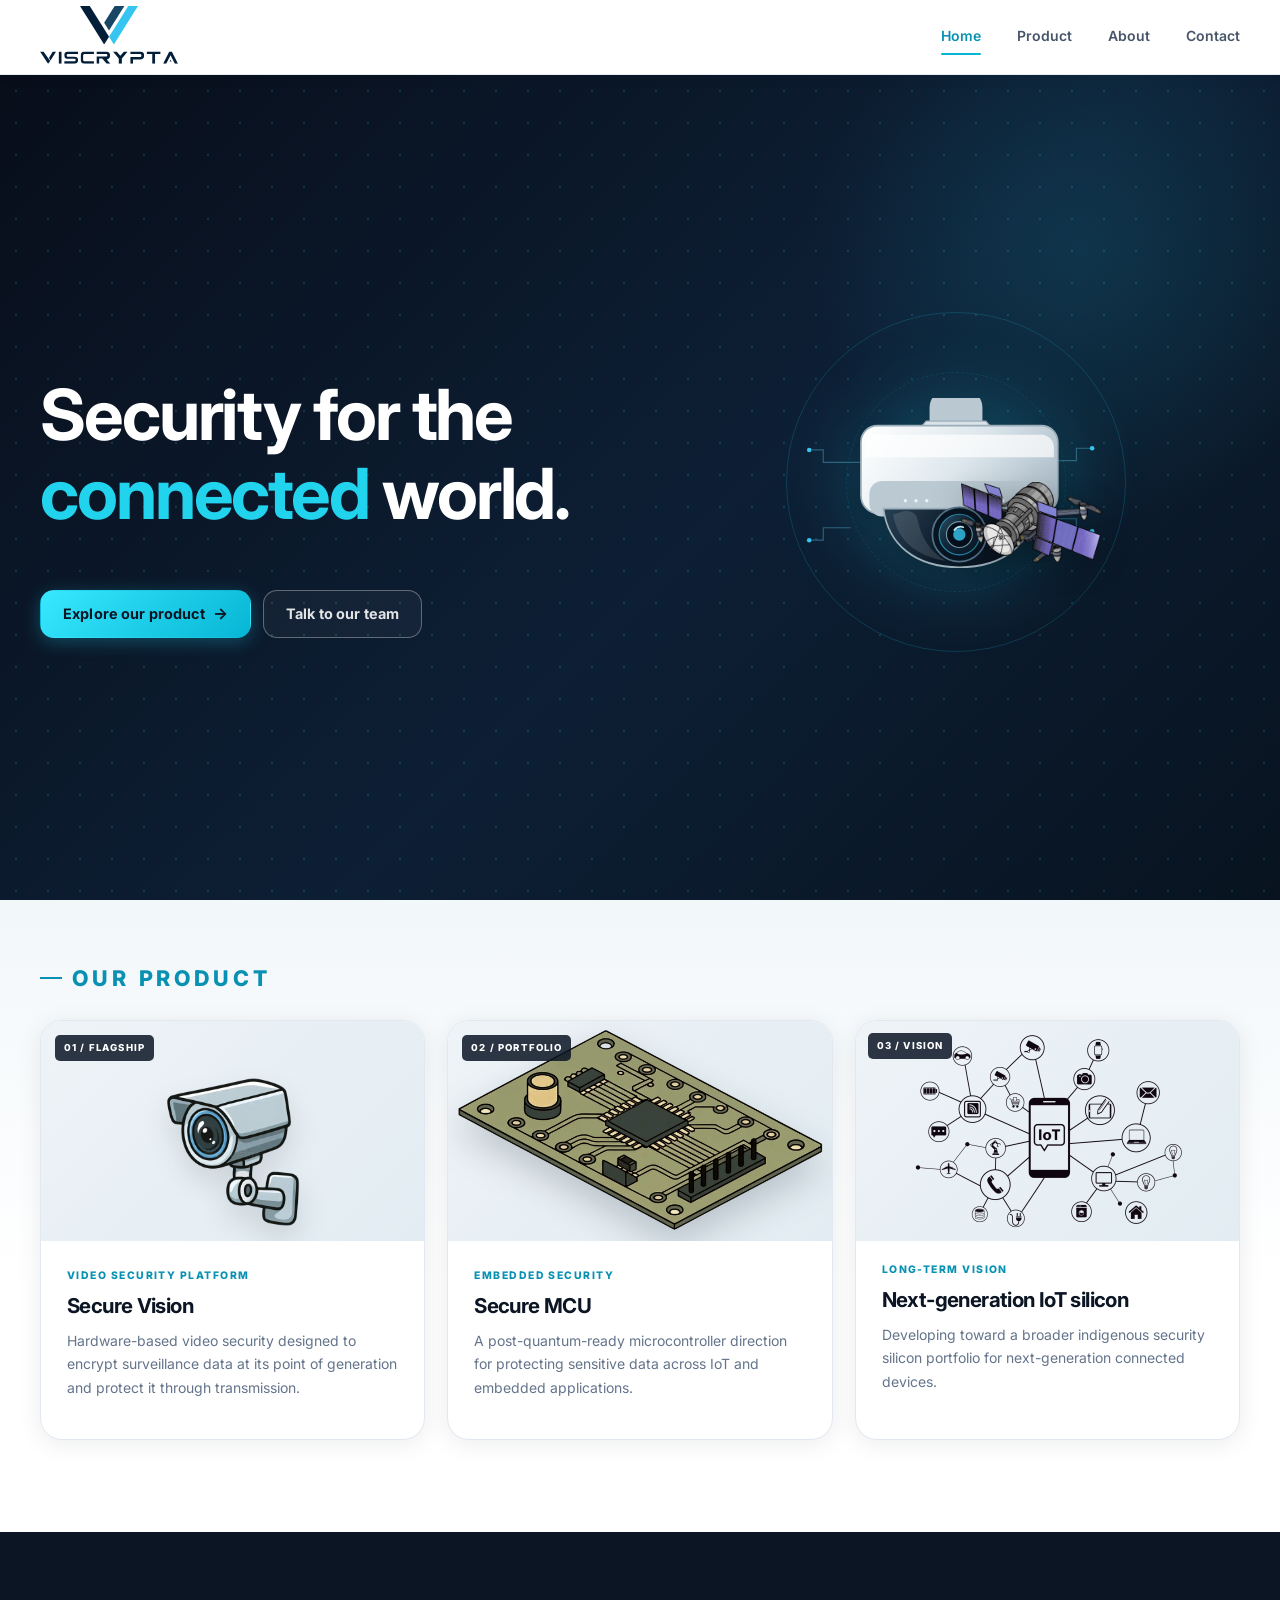
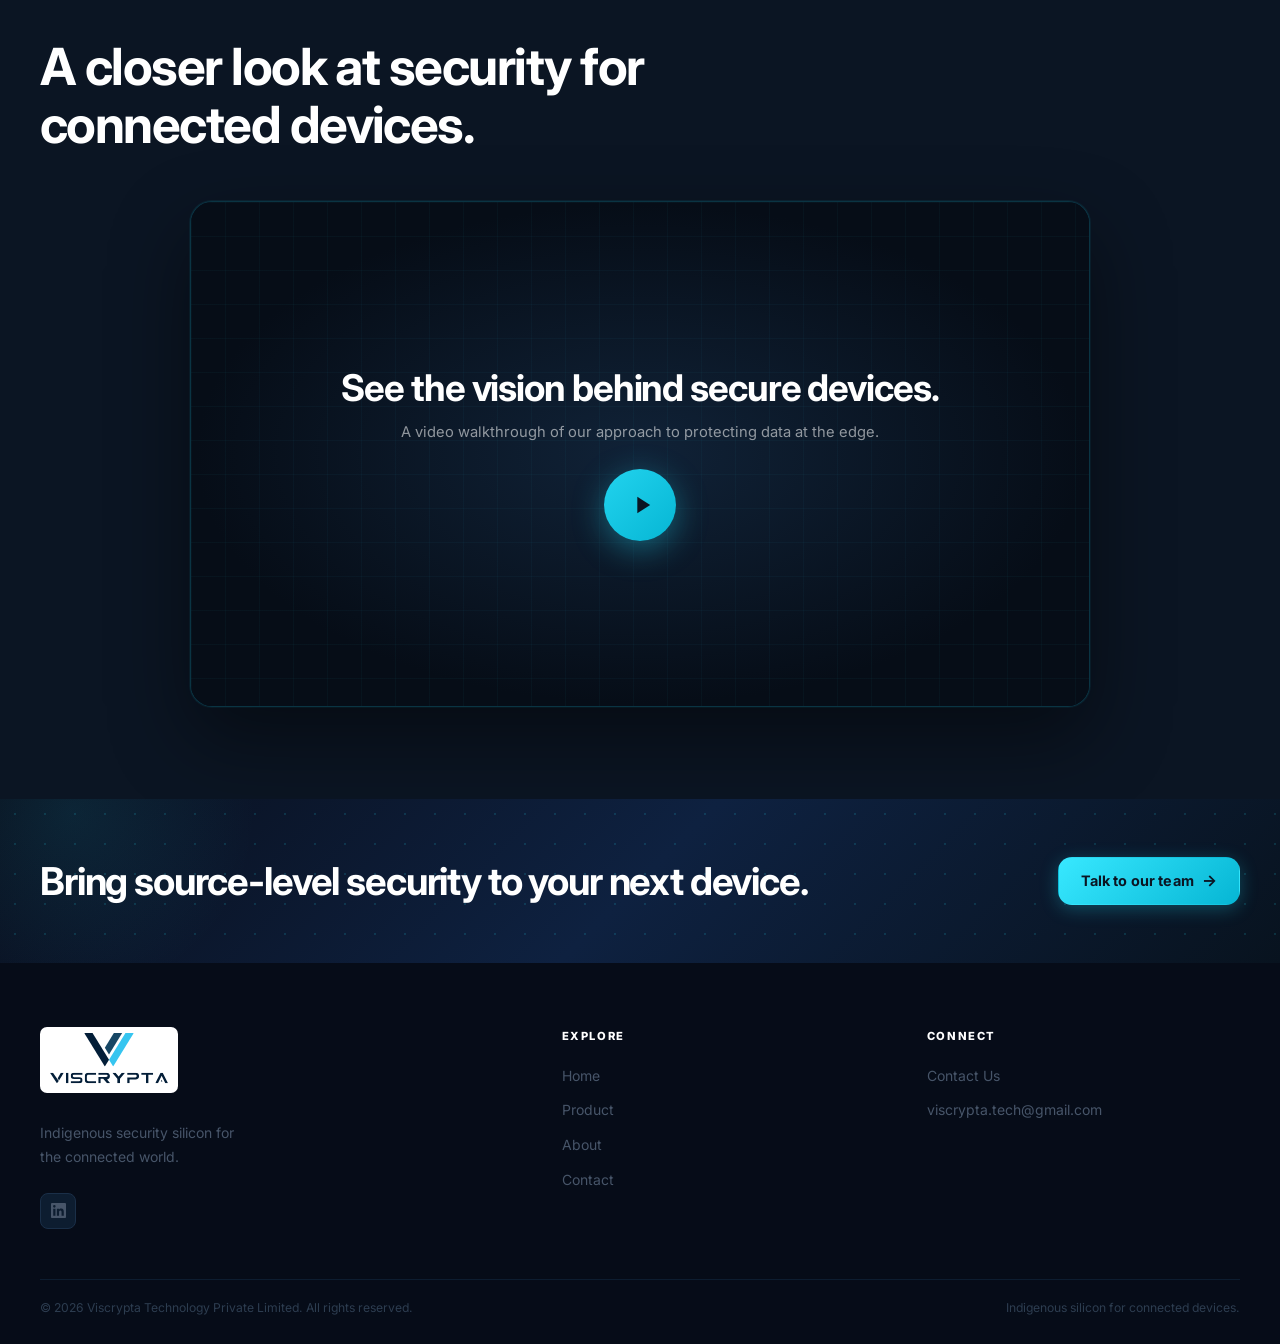
<file: index.html>
<!doctype html>
<html lang="en">
<head>
  <meta charset="utf-8">
  <meta name="viewport" content="width=device-width, initial-scale=1">
  <meta name="description" content="Viscrypta builds indigenous, hardware rooted security for IoT and embedded devices, protecting data at the edge.">
  <meta name="theme-color" content="#0b1523">
  <title>Viscrypta | Security for the Connected World</title>
  <link rel="icon" href="https://viscrypta0411.github.io/viscrypta-website/assets/web/viscrypta-favicon.svg" type="image/svg+xml">
  <meta property="og:title" content="Viscrypta | Security for the Connected World">
  <meta property="og:description" content="Hardware rooted security for IoT and embedded systems designed to protect data at the edge.">
  <meta property="og:type" content="website">
  <meta property="og:image" content="https://viscrypta0411.github.io/viscrypta-website/assets/web/viscrypta-favicon.svg">
  <meta property="og:url" content="https://viscrypta0411.github.io/viscrypta-website/">
  <meta name="twitter:card" content="summary_large_image">
  <link rel="preconnect" href="https://fonts.googleapis.com">
  <link rel="preconnect" href="https://fonts.gstatic.com" crossorigin>
  <link href="https://fonts.googleapis.com/css2?family=Inter:wght@400;500;600;700;800&display=swap" rel="stylesheet">
  <link rel="stylesheet" href="styles.css">
  <script src="script.js" defer></script>
</head>
<body>
  <header class="site-header">
    <div class="container nav-wrap">
      <a class="brand" href="index.html" aria-label="Viscrypta home"><img class="brand-logo" src="assets/web/viscrypta-logo.svg" alt="Viscrypta Technology Private Limited"></a>
      <button class="nav-toggle" type="button" aria-label="Open navigation menu" aria-expanded="false" aria-controls="primary-navigation">
        <svg width="20" height="20" viewBox="0 0 20 20" fill="none" aria-hidden="true">
          <rect y="3" width="20" height="2" rx="1" fill="currentColor"/>
          <rect y="9" width="20" height="2" rx="1" fill="currentColor"/>
          <rect y="15" width="20" height="2" rx="1" fill="currentColor"/>
        </svg>
      </button>
      <nav class="nav-links" id="primary-navigation" aria-label="Main navigation">
        <a href="index.html" aria-current="page">Home</a><a href="product.html">Product</a><a href="about.html">About</a><a href="contact.html">Contact</a>
      </nav>
    </div>
  </header>

  <main>
    <section class="hero">
      <div class="container hero-grid">
        <div class="hero-copy">
          <h1>Security for the <span>connected</span> world.</h1>
          <div class="actions">
            <a class="button button-primary" href="#portfolio">Explore our product <span class="arrow" aria-hidden="true">→</span></a>
            <a class="button button-outline" href="contact.html">Talk to our team</a>
          </div>
        </div>
        <div class="hero-visual" aria-hidden="true">
          <img class="hero-visual-device" src="assets/web/secure-vision-camera.svg" alt="">
          <img class="hero-visual-accent hero-visual-drone" src="assets/web/secure-drone.svg" alt="">
          <img class="hero-visual-accent hero-visual-satellite" src="assets/web/secure-satellite.svg" alt="">
        </div>
      </div>
    </section>

    <section class="section portfolio-section" id="portfolio">
      <div class="container">
        <div class="section-heading section-heading-compact"><span class="eyebrow">Our product</span></div>
        <div class="portfolio-grid">
          <article class="portfolio-card portfolio-card-primary"><div class="portfolio-card-image"><img src="assets/web/cctv.svg" alt="Original illustration of a secure camera with an integrated encryption chip" loading="lazy"><span class="portfolio-number">01 / FLAGSHIP</span></div><div class="portfolio-card-copy"><span class="portfolio-kicker">Video security platform</span><h3>Secure Vision</h3><p>Hardware-based video security designed to encrypt surveillance data at its point of generation and protect it through transmission.</p></div></article>
          <article class="portfolio-card"><div class="portfolio-card-image portfolio-image-chip"><img src="assets/web/mcu.svg" alt="Secure MCU illustration" loading="lazy"><span class="portfolio-number">02 / PORTFOLIO</span></div><div class="portfolio-card-copy"><span class="portfolio-kicker">Embedded security</span><h3>Secure MCU</h3><p>A post-quantum-ready microcontroller direction for protecting sensitive data across IoT and embedded applications.</p></div></article>
          <article class="portfolio-card portfolio-card-roadmap"><div class="roadmap-art"><img src="assets/web/IoT-network.svg" alt="Next-generation IoT silicon network illustration" loading="lazy"><span class="portfolio-number stacked">03 / VISION</span></div><div class="portfolio-card-copy"><span class="portfolio-kicker">Long-term vision</span><h3>Next-generation IoT silicon</h3><p>Developing toward a broader indigenous security silicon portfolio for next-generation connected devices.</p></div></article>
        </div>
      </div>
    </section>

    <section class="section dark-section video-reveal" aria-labelledby="video-title">
      <div class="container">
        <div class="section-heading">
          <h2 id="video-title">A closer look at security for connected devices.</h2>
        </div>
        <div class="video-section-wrap">
          <div class="video-embed-frame">
            <div class="yt-facade" data-video="assets/web/Viscrypta_Video19.mp4" tabindex="0" role="button" aria-label="Play product walkthrough video">
              <div class="yt-meta">
                <h3>See the vision behind secure devices.</h3>
                <p>A video walkthrough of our approach to protecting data at the edge.</p>
              </div>
              <button class="yt-play-btn" type="button" aria-label="Play product demo video">
                <svg viewBox="0 0 24 24" fill="currentColor" aria-hidden="true"><path d="M8 5v14l11-7z"/></svg>
              </button>
            </div>
          </div>
        </div>
      </div>
    </section>

    <section class="cta-band"><div class="container"><h2>Bring source-level security to your next device.</h2><a class="button button-primary" href="contact.html">Talk to our team <span class="arrow" aria-hidden="true">→</span></a></div></section>
  </main>

  <footer class="site-footer">
    <div class="container">
      <div class="footer-top">
        <div>
          <a class="brand" href="index.html" aria-label="Viscrypta home"><img class="brand-logo" src="assets/web/viscrypta-logo.svg" alt="Viscrypta Technology Private Limited"></a>
          <p class="footer-about">Indigenous security silicon for <br> the connected world.</p>
          <div class="footer-social">
            <a href="https://www.linkedin.com/company/viscrypta" aria-label="Viscrypta on LinkedIn" target="_blank" rel="noopener noreferrer">
              <svg viewBox="0 0 24 24" fill="currentColor" aria-hidden="true"><path d="M20.447 20.452h-3.554v-5.569c0-1.328-.027-3.037-1.852-3.037-1.853 0-2.136 1.445-2.136 2.939v5.667H9.351V9h3.414v1.561h.046c.477-.9 1.637-1.85 3.37-1.85 3.601 0 4.267 2.37 4.267 5.455v6.286zM5.337 7.433a2.062 2.062 0 01-2.063-2.065 2.064 2.064 0 112.063 2.065zm1.782 13.019H3.555V9h3.564v11.452zM22.225 0H1.771C.792 0 0 .774 0 1.729v20.542C0 23.227.792 24 1.771 24h20.451C23.2 24 24 23.227 24 22.271V1.729C24 .774 23.2 0 22.222 0h.003z"/></svg>
            </a>
          </div>
        </div>
        <div><div class="footer-title">Explore</div><div class="footer-links"><a href="index.html">Home</a><a href="product.html">Product</a><a href="about.html">About</a><a href="contact.html">Contact</a></div></div>
        <div><div class="footer-title">Connect</div><div class="footer-links"><a href="contact.html">Contact Us</a><a href="mailto:viscrypta.tech@gmail.com">viscrypta.tech@gmail.com</a></div></div>
      </div>
      <div class="footer-bottom"><span>© 2026 Viscrypta Technology Private Limited. All rights reserved.</span><span>Indigenous silicon for connected devices.</span></div>
    </div>
  </footer>
</body>
</html>
</file>
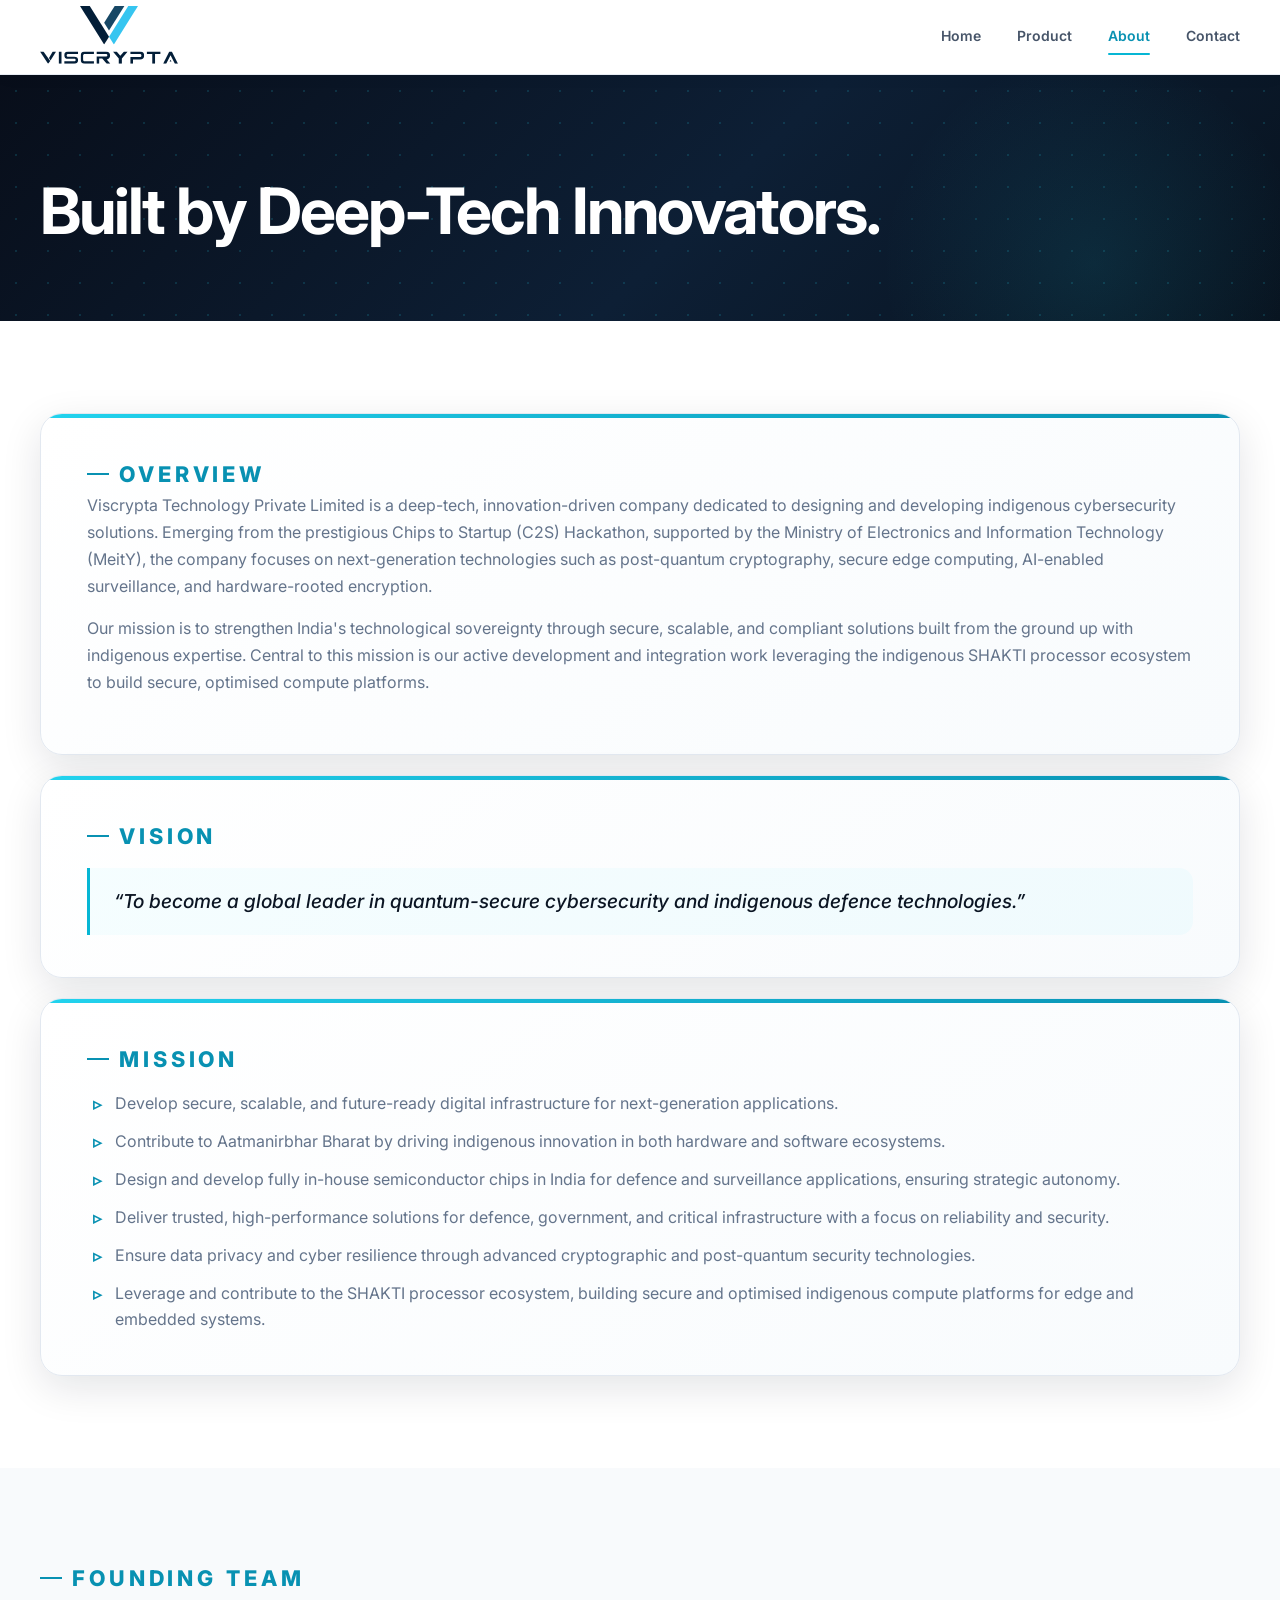
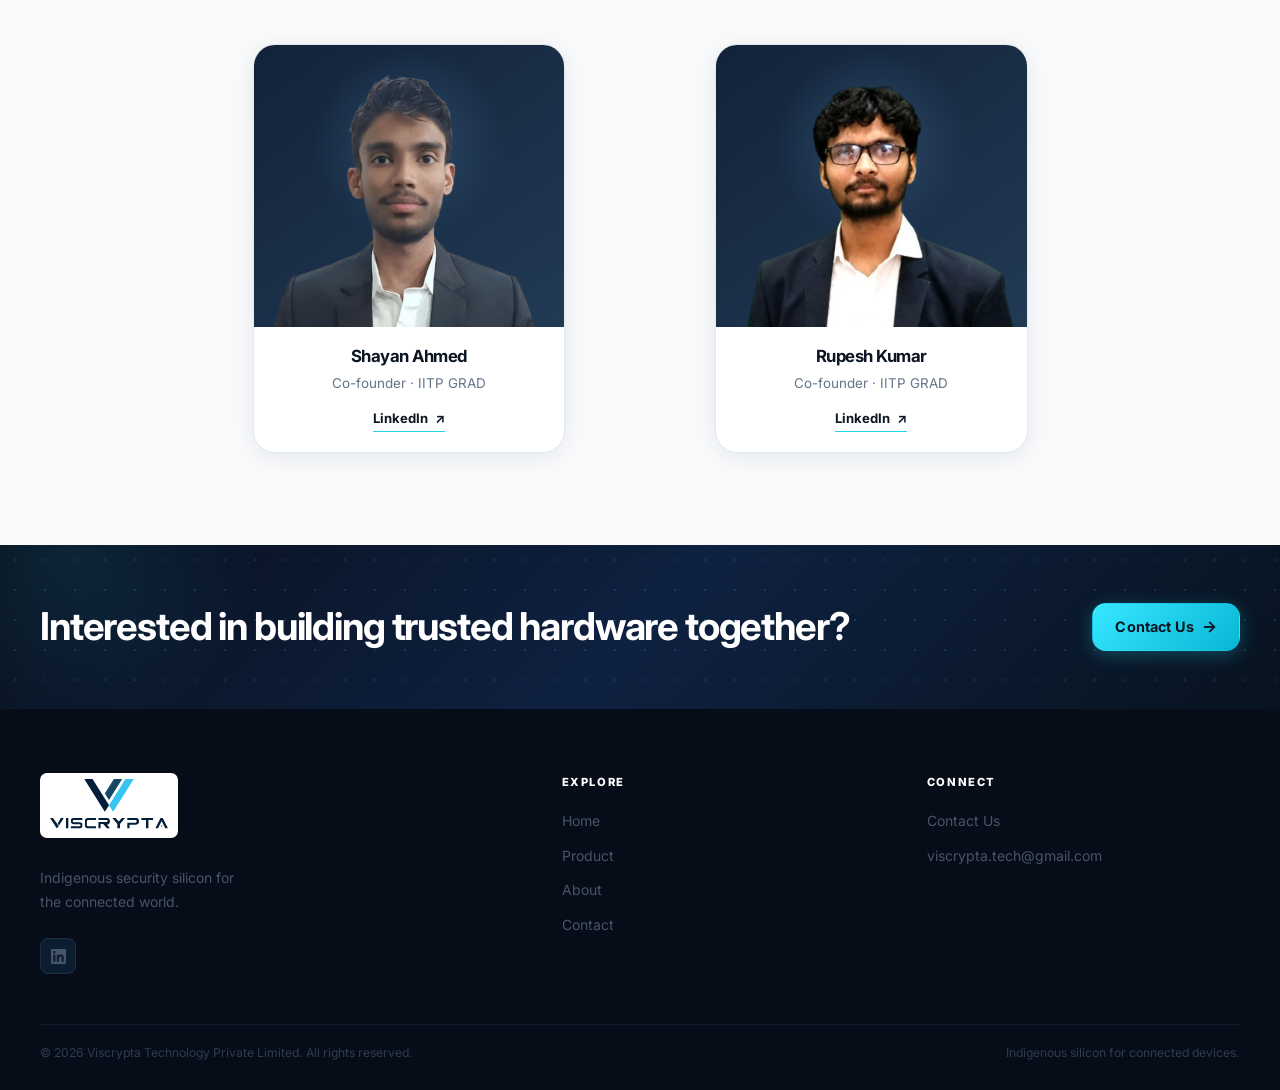
<file: about.html>
<!doctype html>
<html lang="en">
<head>
  <meta charset="utf-8">
  <meta name="viewport" content="width=device-width, initial-scale=1">
  <meta name="description" content="Meet the Viscrypta founders building India's semiconductor ecosystem and indigenous hardware cybersecurity.">
  <meta name="theme-color" content="#0b1523">
  <title>About & Team | Viscrypta</title>
  <!-- Favicon -->
  <link rel="icon" href="https://viscrypta0411.github.io/viscrypta-website/assets/web/viscrypta-favicon.svg" type="image/svg+xml">
  <!-- Open Graph -->
  <meta property="og:title" content="About & Team | Viscrypta">
  <meta property="og:description" content="India's indigenous hardware security silicon for a quantum-aware world.">
  <meta property="og:type" content="website">
  <meta property="og:image" content="https://viscrypta0411.github.io/viscrypta-website/assets/web/viscrypta-favicon.svg">
  <meta property="og:url" content="https://viscrypta0411.github.io/viscrypta-website/about.html">
  <meta name="twitter:card" content="summary_large_image">
  <!-- Fonts & Styles -->
  <link rel="preconnect" href="https://fonts.googleapis.com"><link rel="preconnect" href="https://fonts.gstatic.com" crossorigin><link href="https://fonts.googleapis.com/css2?family=Inter:wght@400;500;600;700;800&display=swap" rel="stylesheet"><link rel="stylesheet" href="styles.css"><script src="script.js" defer></script>
</head>
<body>
  <header class="site-header"><div class="container nav-wrap"><a class="brand" href="index.html" aria-label="Viscrypta home"><img class="brand-logo" src="assets/web/viscrypta-logo.svg" alt="Viscrypta Technology Private Limited"></a><button class="nav-toggle" type="button" aria-label="Open navigation menu" aria-expanded="false" aria-controls="primary-navigation"><svg width="20" height="20" viewBox="0 0 20 20" fill="none" aria-hidden="true"><rect y="3" width="20" height="2" rx="1" fill="currentColor"/><rect y="9" width="20" height="2" rx="1" fill="currentColor"/><rect y="15" width="20" height="2" rx="1" fill="currentColor"/></svg></button>  <nav class="nav-links" id="primary-navigation" aria-label="Main navigation"><a href="index.html">Home</a><a href="product.html">Product</a><a href="about.html" aria-current="page">About</a><a href="contact.html">Contact</a></nav></div></header>
  <main>
    <section class="page-hero"><div class="container">
      <h1>Built by Deep-Tech Innovators.</h1>
    </div></section>
    <section class="section"><div class="container story-grid"><div class="about-content-grid">
      <article class="story-copy about-content-panel">
        <span class="eyebrow">Overview</span>
        <p>Viscrypta Technology Private Limited is a deep-tech, innovation-driven company dedicated to designing and developing indigenous cybersecurity solutions. Emerging from the prestigious Chips to Startup (C2S) Hackathon, supported by the Ministry of Electronics and Information Technology (MeitY), the company focuses on next-generation technologies such as post-quantum cryptography, secure edge computing, AI-enabled surveillance, and hardware-rooted encryption.</p>
        <p>Our mission is to strengthen India's technological sovereignty through secure, scalable, and compliant solutions built from the ground up with indigenous expertise. Central to this mission is our active development and integration work leveraging the indigenous SHAKTI processor ecosystem to build secure, optimised compute platforms.</p>
      </article>
      <article class="story-copy about-content-panel">
        <span class="eyebrow">Vision</span>
        <blockquote>“To become a global leader in quantum-secure cybersecurity and indigenous defence technologies.”</blockquote>
      </article>
      <article class="story-copy about-content-panel">
        <span class="eyebrow">Mission</span>
        <ul class="mission-list">
          <li>Develop secure, scalable, and future-ready digital infrastructure for next-generation applications.</li>
          <li>Contribute to Aatmanirbhar Bharat by driving indigenous innovation in both hardware and software ecosystems.</li>
          <li>Design and develop fully in-house semiconductor chips in India for defence and surveillance applications, ensuring strategic autonomy.</li>
          <li>Deliver trusted, high-performance solutions for defence, government, and critical infrastructure with a focus on reliability and security.</li>
          <li>Ensure data privacy and cyber resilience through advanced cryptographic and post-quantum security technologies.</li>
          <li>Leverage and contribute to the SHAKTI processor ecosystem, building secure and optimised indigenous compute platforms for edge and embedded systems.</li>
        </ul>
      </article>
    </div></div></section>
    <section class="section" style="background:var(--pale)"><div class="container"><div class="section-heading">
      <span class="eyebrow">Founding team</span>
    </div>
      <div class="team-grid">
      <article class="team-card"><div class="team-photo"><img class="team-photo-top-inset" src="assets/web/shayan.png" alt="Shayan Ahmed portrait" loading="lazy"></div><div class="team-info"><h3>Shayan Ahmed</h3><p>Co-founder · IITP GRAD</p><a class="team-link text-link" href="https://www.linkedin.com/in/shayan-ahmad-220124270/" target="_blank" rel="noopener noreferrer" aria-label="Shayan Ahmed on LinkedIn">LinkedIn <span aria-hidden="true">↗</span></a></div></article>
      <!-- <article class="team-card"><div class="team-photo"><img class="team-photo-top-inset" src="assets/web/shreya.png" alt="Shreya Reddy B R portrait" loading="lazy"></div><div class="team-info"><h3>Shreya Reddy B R</h3><p>Co-founder · Firmware Engineering</p><a class="team-link text-link" href="https://www.linkedin.com/in/shreya-reddy-b-r-246842256/" target="_blank" rel="noopener noreferrer" aria-label="Shreya Reddy B R on LinkedIn">LinkedIn <span aria-hidden="true">↗</span></a></div></article> -->
      <article class="team-card"><div class="team-photo"><img src="assets/web/rupesh.png" alt="Rupesh Kumar portrait" loading="lazy"></div><div class="team-info"><h3>Rupesh Kumar</h3><p>Co-founder · IITP GRAD</p><a class="team-link text-link" href="https://www.linkedin.com/in/rupesh-kumar-090a92259/" target="_blank" rel="noopener noreferrer" aria-label="Rupesh Kumar on LinkedIn">LinkedIn <span aria-hidden="true">↗</span></a></div></article>
      <!-- <article class="team-card"><div class="team-photo"><img src="assets/web/ish.png" alt="Ish Kapoor portrait" loading="lazy"></div><div class="team-info"><h3>Ish Kapoor</h3><p>Co-founder · RISC-V Processor</p><a class="team-link text-link" href="https://www.linkedin.com/in/ish-kapoor-a14a06269/" target="_blank" rel="noopener noreferrer" aria-label="Ish Kapoor on LinkedIn">LinkedIn <span aria-hidden="true">↗</span></a></div></article> -->
    </div></div></section>
    <section class="cta-band"><div class="container"><h2>Interested in building trusted hardware together?</h2><a class="button button-primary" href="contact.html">Contact Us <span class="arrow" aria-hidden="true">→</span></a></div></section>
  </main>
  <footer class="site-footer"><div class="container"><div class="footer-top"><div><a class="brand" href="index.html" aria-label="Viscrypta home"><img class="brand-logo" src="assets/web/viscrypta-logo.svg" alt="Viscrypta Technology Private Limited"></a><p class="footer-about">Indigenous security silicon for <br> the connected world.</p><div class="footer-social"><a href="https://www.linkedin.com/company/viscrypta" aria-label="Viscrypta on LinkedIn" target="_blank" rel="noopener noreferrer"><svg viewBox="0 0 24 24" fill="currentColor" aria-hidden="true"><path d="M20.447 20.452h-3.554v-5.569c0-1.328-.027-3.037-1.852-3.037-1.853 0-2.136 1.445-2.136 2.939v5.667H9.351V9h3.414v1.561h.046c.477-.9 1.637-1.85 3.37-1.85 3.601 0 4.267 2.37 4.267 5.455v6.286zM5.337 7.433a2.062 2.062 0 01-2.063-2.065 2.064 2.064 0 112.063 2.065zm1.782 13.019H3.555V9h3.564v11.452zM22.225 0H1.771C.792 0 0 .774 0 1.729v20.542C0 23.227.792 24 1.771 24h20.451C23.2 24 24 23.227 24 22.271V1.729C24 .774 23.2 0 22.222 0h.003z"/></svg></a></div></div><div><div class="footer-title">Explore</div><div class="footer-links"><a href="index.html">Home</a><a href="product.html">Product</a><a href="about.html">About</a><a href="contact.html">Contact</a></div></div><div><div class="footer-title">Connect</div><div class="footer-links"><a href="contact.html">Contact Us</a><a href="mailto:viscrypta.tech@gmail.com">viscrypta.tech@gmail.com</a></div></div></div><div class="footer-bottom"><span>© 2026 Viscrypta Technology Private Limited. All rights reserved.</span><span>Indigenous silicon for connected devices.</span></div></div></footer>
</body>
</html>
</file>
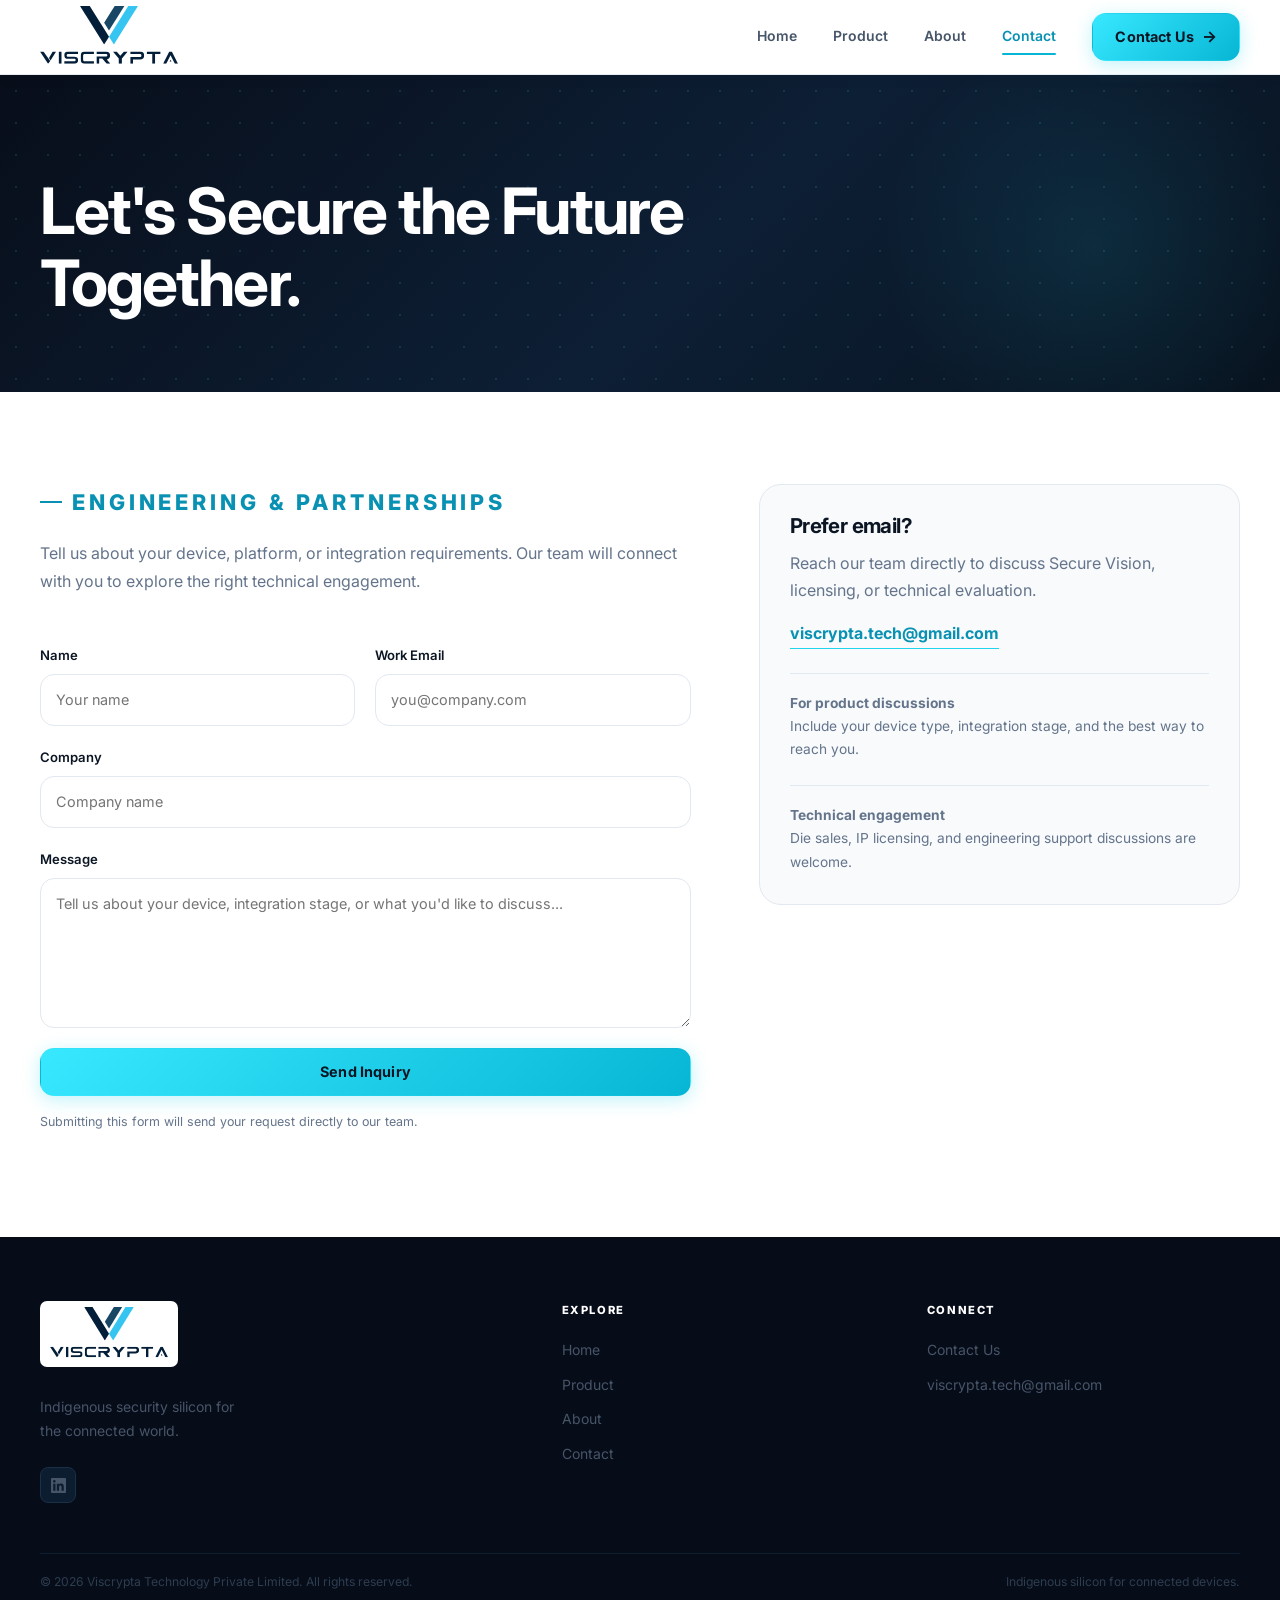
<file: contact.html>
<!doctype html>
<html lang="en">
<head>
  <meta charset="utf-8">
  <meta name="viewport" content="width=device-width, initial-scale=1">
  <meta name="description" content="Contact Viscrypta to discuss Secure Vision integration, licensing, and hardware security engineering.">
  <meta name="theme-color" content="#0b1523">
  <title>Contact Viscrypta | Secure Vision</title>
  <!-- Favicon -->
  <link rel="icon" href="https://viscrypta0411.github.io/viscrypta-website/assets/web/viscrypta-favicon.svg" type="image/svg+xml">
  <!-- Open Graph -->
  <meta property="og:title" content="Contact Viscrypta | Secure Vision">
  <meta property="og:description" content="Talk to Viscrypta about Secure Vision integration, die sales, IP licensing, and hardware security engineering.">
  <meta property="og:type" content="website">
  <meta property="og:image" content="https://viscrypta0411.github.io/viscrypta-website/assets/web/viscrypta-favicon.svg">
  <meta property="og:url" content="https://viscrypta0411.github.io/viscrypta-website/contact.html">
  <meta name="twitter:card" content="summary_large_image">
  <!-- Fonts & Styles -->
  <link rel="preconnect" href="https://fonts.googleapis.com"><link rel="preconnect" href="https://fonts.gstatic.com" crossorigin><link href="https://fonts.googleapis.com/css2?family=Inter:wght@400;500;600;700;800&display=swap" rel="stylesheet">
  <link rel="stylesheet" href="styles.css">
</head>
<body>
  <header class="site-header"><div class="container nav-wrap"><a class="brand" href="index.html" aria-label="Viscrypta home"><img class="brand-logo" src="assets/web/viscrypta-logo.svg" alt="Viscrypta Technology Private Limited"></a><nav class="nav-links" aria-label="Main navigation"><a href="index.html">Home</a><a href="product.html">Product</a><a href="about.html">About</a><a href="contact.html" aria-current="page">Contact</a><a class="button button-primary" href="contact.html">Contact Us <span class="arrow" aria-hidden="true">→</span></a></nav><button class="nav-toggle" type="button" aria-label="Open navigation menu" aria-expanded="false"><svg viewBox="0 0 24 24" aria-hidden="true"><rect x="3" y="5" width="18" height="2" rx="1"></rect><rect x="3" y="11" width="18" height="2" rx="1"></rect><rect x="3" y="17" width="18" height="2" rx="1"></rect></svg></button></div></header>
  <main>
    <section class="page-hero"><div class="container">
      <h1>Let's Secure the Future Together.</h1>
    </div></section>
    <section class="section"><div class="container contact-grid">
      <div>
        <div class="section-heading"><span class="eyebrow">Engineering &amp; partnerships</span>
          <p>Tell us about your device, platform, or integration requirements. Our team will connect with you to explore the right technical engagement.</p>
        </div>
        <form class="contact-form" action="https://formsubmit.co/viscrypta.tech@gmail.com" method="POST">
          <input type="hidden" name="_subject" value="New inquiry from Viscrypta website">
          <input type="hidden" name="_captcha" value="false">
          <input type="hidden" name="_next" value="https://viscrypta0411.github.io/viscrypta-website/contact.html">
          <div class="field"><label for="name">Name</label><input id="name" name="name" type="text" autocomplete="name" required placeholder="Your name"></div>
          <div class="field"><label for="email">Work Email</label><input id="email" name="email" type="email" autocomplete="email" required placeholder="you@company.com"></div>
          <div class="field full"><label for="company">Company</label><input id="company" name="company" type="text" autocomplete="organization" required placeholder="Company name"></div>
          <div class="field full"><label for="message">Message</label><textarea id="message" name="message" required placeholder="Tell us about your device, integration stage, or what you'd like to discuss..."></textarea></div>
          <div class="field full"><button class="button button-primary" type="submit">Send Inquiry</button><p class="form-note">Submitting this form will send your request directly to our team.</p></div>
        </form>
      </div>
      <aside class="contact-aside"><h3>Prefer email?</h3><p>Reach our team directly to discuss Secure Vision, licensing, or technical evaluation.</p><a class="email-link" href="mailto:viscrypta.tech@gmail.com">viscrypta.tech@gmail.com</a><div class="contact-detail"><strong>For product discussions</strong><br>Include your device type, integration stage, and the best way to reach you.</div><div class="contact-detail"><strong>Technical engagement</strong><br>Die sales, IP licensing, and engineering support discussions are welcome.</div></aside>
    </div></section>
  </main>
  <footer class="site-footer"><div class="container"><div class="footer-top"><div><a class="brand" href="index.html" aria-label="Viscrypta home"><img class="brand-logo" src="assets/web/viscrypta-logo.svg" alt="Viscrypta Technology Private Limited"></a><p class="footer-about">Indigenous security silicon for <br> the connected world.</p><div class="footer-social"><a href="https://www.linkedin.com/company/viscrypta" aria-label="Viscrypta on LinkedIn" target="_blank" rel="noopener noreferrer"><svg viewBox="0 0 24 24" fill="currentColor" aria-hidden="true"><path d="M20.447 20.452h-3.554v-5.569c0-1.328-.027-3.037-1.852-3.037-1.853 0-2.136 1.445-2.136 2.939v5.667H9.351V9h3.414v1.561h.046c.477-.9 1.637-1.85 3.37-1.85 3.601 0 4.267 2.37 4.267 5.455v6.286zM5.337 7.433a2.062 2.062 0 01-2.063-2.065 2.064 2.064 0 112.063 2.065zm1.782 13.019H3.555V9h3.564v11.452zM22.225 0H1.771C.792 0 0 .774 0 1.729v20.542C0 23.227.792 24 1.771 24h20.451C23.2 24 24 23.227 24 22.271V1.729C24 .774 23.2 0 22.222 0h.003z"/></svg></a></div></div><div><div class="footer-title">Explore</div><div class="footer-links"><a href="index.html">Home</a><a href="product.html">Product</a><a href="about.html">About</a><a href="contact.html">Contact</a></div></div><div><div class="footer-title">Connect</div><div class="footer-links"><a href="contact.html">Contact Us</a><a href="mailto:viscrypta.tech@gmail.com">viscrypta.tech@gmail.com</a></div></div></div><div class="footer-bottom"><span>© 2026 Viscrypta Technology Private Limited. All rights reserved.</span><span>Indigenous silicon for connected devices.</span></div></div></footer>
</body>
</html>
</file>
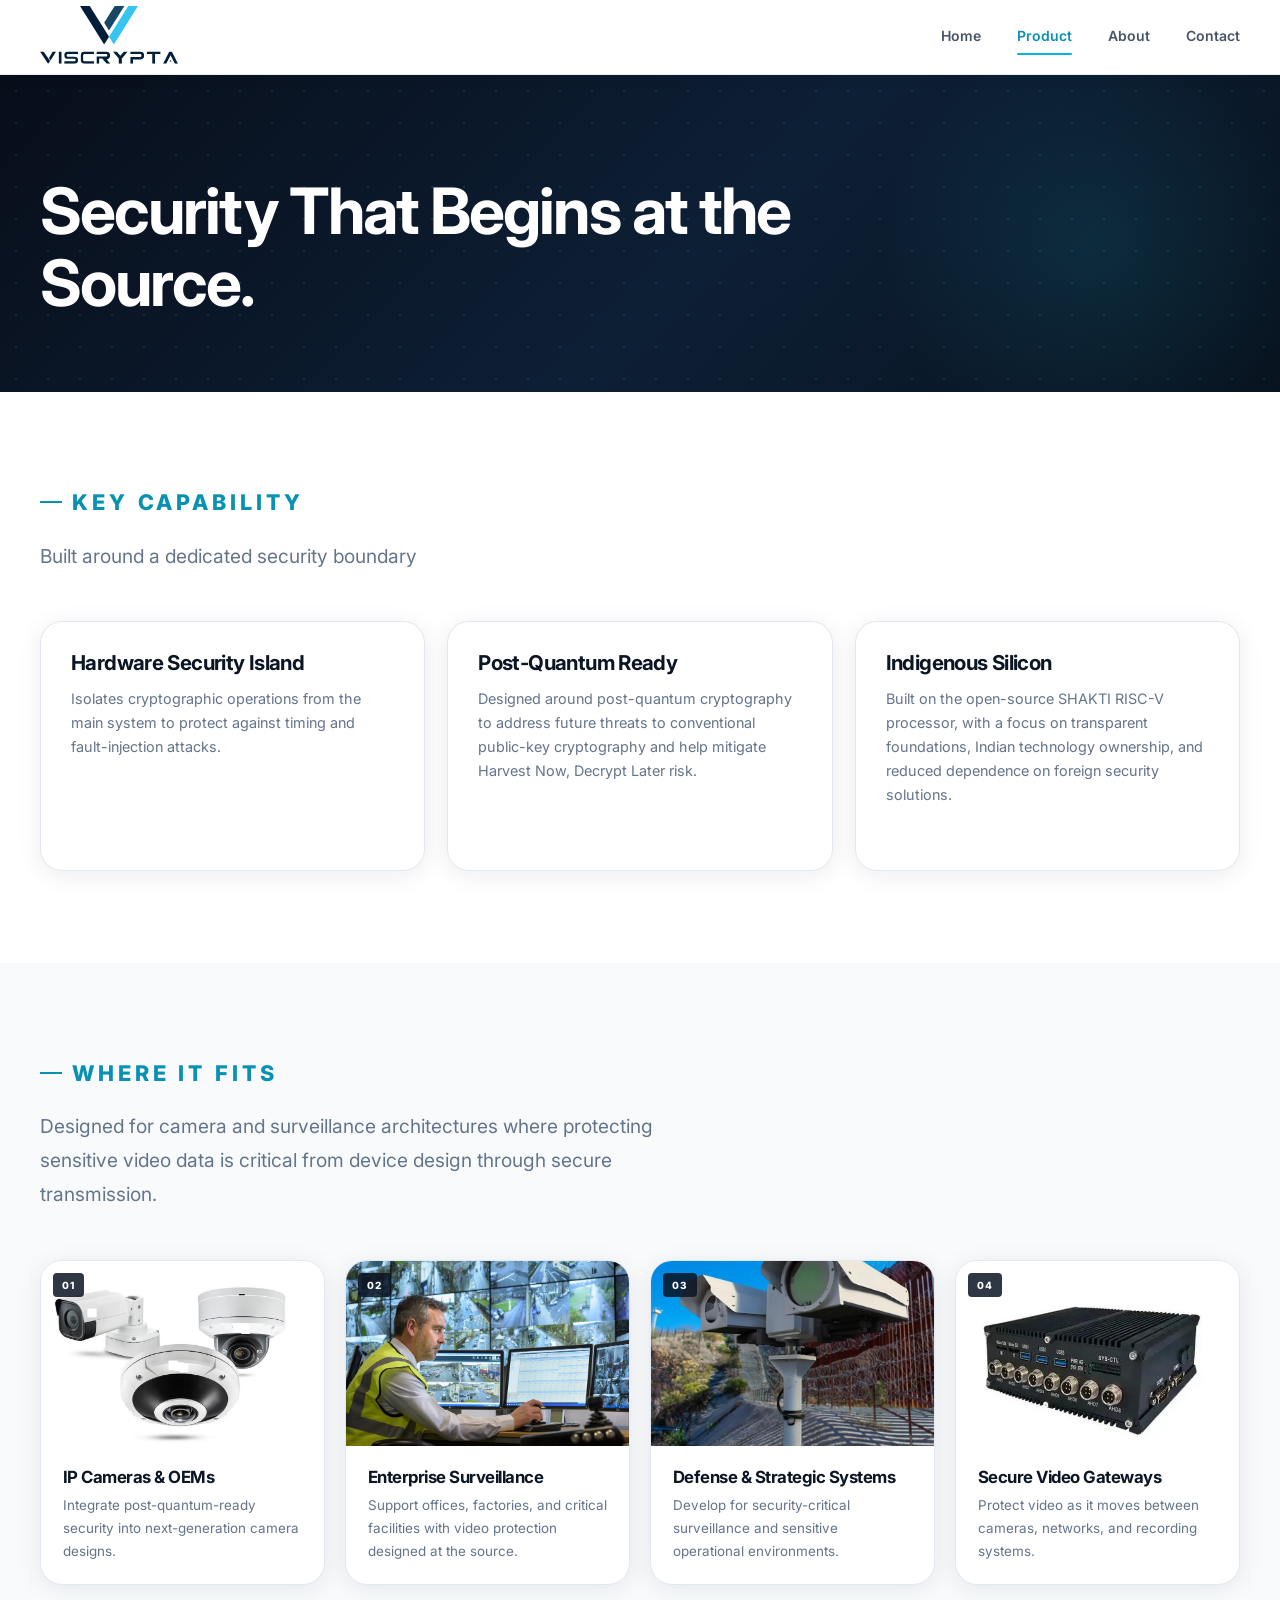
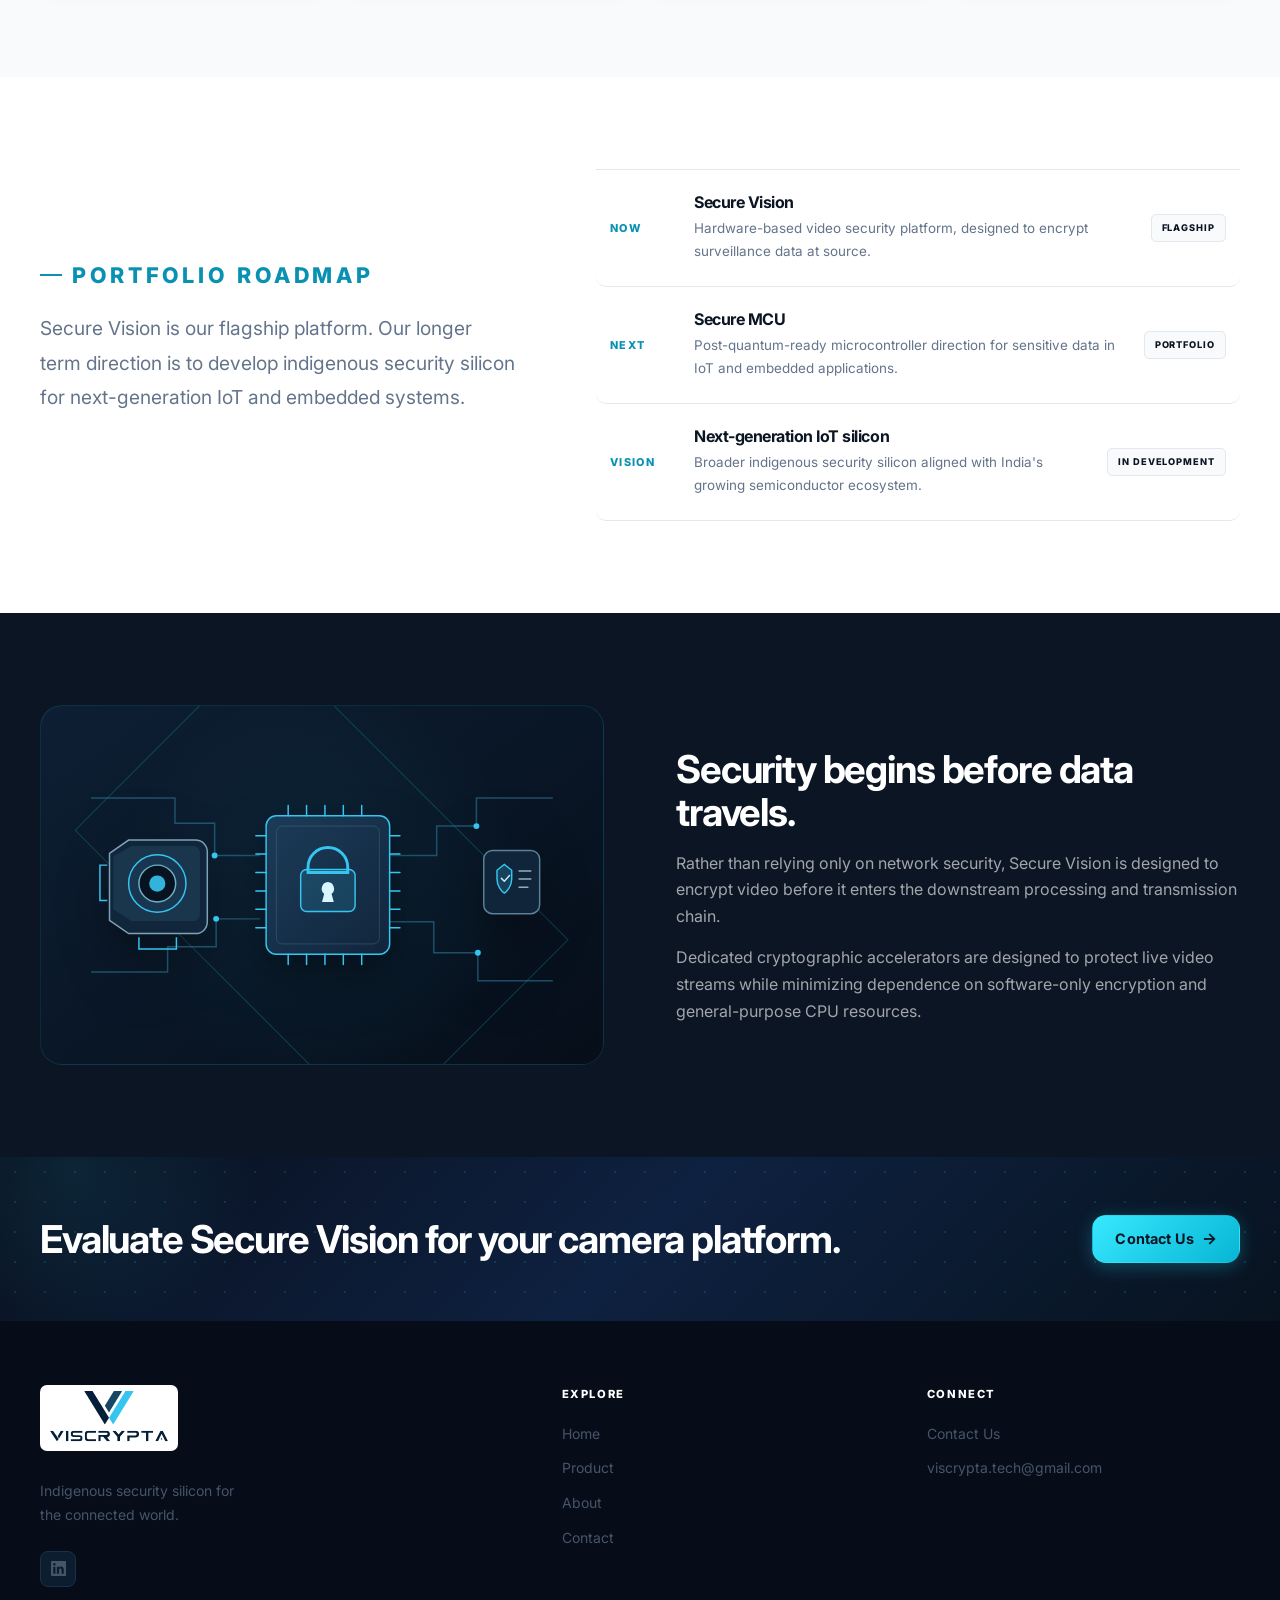
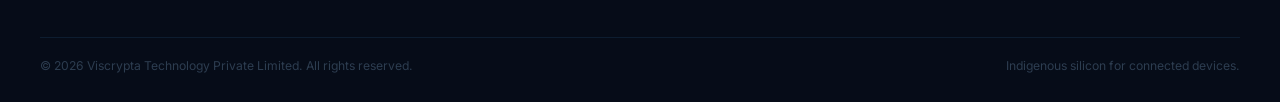
<file: product.html>
<!doctype html>
<html lang="en">

<head>
  <meta charset="utf-8">
  <meta name="viewport" content="width=device-width, initial-scale=1">
  <meta name="description"
    content="Secure Vision is Viscrypta's hardware-based video encryption chip for source-level IoT camera security.">
  <meta name="theme-color" content="#0b1523">
  <title>Product | Viscrypta</title>
  <link rel="icon" href="https://viscrypta0411.github.io/viscrypta-website/assets/web/viscrypta-favicon.svg" type="image/svg+xml">
  <meta property="og:title" content="Secure Vision Product | Viscrypta">
  <meta property="og:description"
    content="A hardware-based video encryption chip for source-level IoT camera security, built on SHAKTI RISC-V with post-quantum cryptography.">
  <meta property="og:type" content="website">
  <meta property="og:image" content="https://viscrypta0411.github.io/viscrypta-website/assets/web/viscrypta-favicon.svg">
  <meta property="og:url" content="https://viscrypta0411.github.io/viscrypta-website/product.html">
  <meta name="twitter:card" content="summary_large_image">
  <link rel="preconnect" href="https://fonts.googleapis.com">
  <link rel="preconnect" href="https://fonts.gstatic.com" crossorigin>
  <link href="https://fonts.googleapis.com/css2?family=Inter:wght@400;500;600;700;800&display=swap" rel="stylesheet">
  <link rel="stylesheet" href="styles.css">
  <script src="script.js" defer></script>
</head>

<body>
  <header class="site-header">
    <div class="container nav-wrap"><a class="brand" href="index.html" aria-label="Viscrypta home"><img
          class="brand-logo" src="assets/web/viscrypta-logo.svg" alt="Viscrypta Technology Private Limited"></a><button
        class="nav-toggle" type="button" aria-label="Open navigation menu" aria-expanded="false"
        aria-controls="primary-navigation"><svg width="20" height="20" viewBox="0 0 20 20" fill="none"
          aria-hidden="true">
          <rect y="3" width="20" height="2" rx="1" fill="currentColor" />
          <rect y="9" width="20" height="2" rx="1" fill="currentColor" />
          <rect y="15" width="20" height="2" rx="1" fill="currentColor" />
        </svg></button>
      <nav class="nav-links" id="primary-navigation" aria-label="Main navigation"><a href="index.html">Home</a><a
          href="product.html" aria-current="page">Product</a><a href="about.html">About</a><a
          href="contact.html">Contact</a></nav>
    </div>
  </header>
  <main>
    <section class="page-hero">
      <div class="container">
        <h1>Security That Begins at the Source.</h1>
      </div>
    </section>
    <section class="section">
      <div class="container">
        <div class="section-heading">
          <span class="eyebrow">KEY CAPABILITY</span>
          <p class="lead">Built around a dedicated security boundary</p>
        </div>
        <div class="feature-grid">
          <article class="feature-card">
            <h3>Hardware Security Island</h3>
            <p>Isolates cryptographic operations from the main system to protect against timing and fault-injection
              attacks.</p>
          </article>
          <article class="feature-card">
            <h3>Post-Quantum Ready</h3>
            <p>Designed around post-quantum cryptography to address future threats to conventional public-key
              cryptography and help mitigate Harvest Now, Decrypt Later risk.</p>
          </article>
          <article class="feature-card">
            <h3>Indigenous Silicon</h3>
            <p>Built on the open-source SHAKTI RISC-V processor, with a focus on transparent foundations, Indian
              technology ownership, and reduced dependence on foreign security solutions.</p>
          </article>
        </div>
      </div>
    </section>
    <section class="section deployment-section" id="deployments">
      <div class="container">
        <div class="section-heading">
          <span class="eyebrow">Where it fits</span>
          <p class="lead">Designed for camera and surveillance architectures where protecting sensitive video data is critical from
            device design through secure transmission.</p>
        </div>
        <div class="deployment-grid">
          <article class="deployment-card">
            <div class="deployment-photo"><img src="assets/web/product-cam.png"
                alt="IP camera and OEM device hardware" loading="lazy"><span>01</span></div>
            <div class="deployment-copy">
              <h3>IP Cameras &amp; OEMs</h3>
              <p>Integrate post-quantum-ready security into next-generation camera designs.</p>
            </div>
          </article>
          <article class="deployment-card">
            <div class="deployment-photo"><img src="assets/web/product-enterprise.png"
                alt="Enterprise video surveillance control room" loading="lazy"><span>02</span></div>
            <div class="deployment-copy">
              <h3>Enterprise Surveillance</h3>
              <p>Support offices, factories, and critical facilities with video protection designed at the source.</p>
            </div>
          </article>
          <article class="deployment-card">
            <div class="deployment-photo"><img src="assets/web/product-defense.png"
                alt="Defense and strategic systems hardware" loading="lazy"><span>03</span></div>
            <div class="deployment-copy">
              <h3>Defense &amp; Strategic Systems</h3>
              <p>Develop for security-critical surveillance and sensitive operational environments.</p>
            </div>
          </article>
          <article class="deployment-card">
            <div class="deployment-photo"><img src="assets/web/product-gateway.png"
                alt="Compact video surveillance system hardware" loading="lazy"><span>04</span></div>
            <div class="deployment-copy">
              <h3>Secure Video Gateways</h3>
              <p>Protect video as it moves between cameras, networks, and recording systems.</p>
            </div>
          </article>
        </div>
      </div>
    </section>
    <section class="section roadmap-section" id="roadmap">
      <div class="container roadmap-layout">
        <div>
          <span class="eyebrow">Portfolio roadmap</span>
          <p class="lead">Secure Vision is our flagship platform. Our longer term direction is to develop indigenous
            security silicon for next-generation IoT and embedded systems.</p>
        </div>
        <div class="roadmap-stack">
          <article class="roadmap-row"><span class="roadmap-step">NOW</span>
            <div>
              <h3>Secure Vision</h3>
              <p>Hardware-based video security platform, designed to encrypt surveillance data at source.</p>
            </div><span class="roadmap-status">FLAGSHIP</span>
          </article>
          <article class="roadmap-row"><span class="roadmap-step">NEXT</span>
            <div>
              <h3>Secure MCU</h3>
              <p>Post-quantum-ready microcontroller direction for sensitive data in IoT and embedded applications.</p>
            </div><span class="roadmap-status">PORTFOLIO</span>
          </article>
          <article class="roadmap-row"><span class="roadmap-step">VISION</span>
            <div>
              <h3>Next-generation IoT silicon</h3>
              <p>Broader indigenous security silicon aligned with India's growing semiconductor ecosystem.</p>
            </div><span class="roadmap-status">IN DEVELOPMENT</span>
          </article>
        </div>
      </div>
    </section>
    <section class="section dark-section">
      <div class="container source-security">
        <div class="source-visual"><img src="assets/web/secure-vision-flow.svg"
            alt="Original diagram: camera sensor sends video through the Secure Vision chip before encrypted video continues to a network"
            loading="lazy"></div>
        <div class="source-copy">
          <h2 class="capability-heading">Security begins before data travels.</h2>
          <p>Rather than relying only on network security, Secure Vision is designed to encrypt video before it enters
            the downstream processing and transmission chain.</p>
          <p>Dedicated cryptographic accelerators are designed to protect live video streams while minimizing dependence
            on software-only encryption and general-purpose CPU resources.</p>
          <!-- <a class="button button-primary" href="contact.html">Discuss integration <span class="arrow" -->
              <!-- aria-hidden="true">→</span></a> -->
        </div>
      </div>
    </section>
    <section class="cta-band">
      <div class="container">
        <h2>Evaluate Secure Vision for your camera platform.</h2><a class="button button-primary"
          href="contact.html">Contact Us <span class="arrow" aria-hidden="true">→</span></a>
      </div>
    </section>
  </main>
  <footer class="site-footer">
    <div class="container">
      <div class="footer-top">
        <div><a class="brand" href="index.html" aria-label="Viscrypta home"><img class="brand-logo"
              src="assets/web/viscrypta-logo.svg" alt="Viscrypta Technology Private Limited"></a>
          <p class="footer-about">Indigenous security silicon for <br> the connected world.</p>
          <div class="footer-social"><a href="https://www.linkedin.com/company/viscrypta"
              aria-label="Viscrypta on LinkedIn" target="_blank" rel="noopener noreferrer"><svg viewBox="0 0 24 24"
                fill="currentColor" aria-hidden="true">
                <path
                  d="M20.447 20.452h-3.554v-5.569c0-1.328-.027-3.037-1.852-3.037-1.853 0-2.136 1.445-2.136 2.939v5.667H9.351V9h3.414v1.561h.046c.477-.9 1.637-1.85 3.37-1.85 3.601 0 4.267 2.37 4.267 5.455v6.286zM5.337 7.433a2.062 2.062 0 01-2.063-2.065 2.064 2.064 0 112.063 2.065zm1.782 13.019H3.555V9h3.564v11.452zM22.225 0H1.771C.792 0 0 .774 0 1.729v20.542C0 23.227.792 24 1.771 24h20.451C23.2 24 24 23.227 24 22.271V1.729C24 .774 23.2 0 22.222 0h.003z" />
              </svg></a></div>
        </div>
        <div>
          <div class="footer-title">Explore</div>
          <div class="footer-links"><a href="index.html">Home</a><a href="product.html">Product</a><a
              href="about.html">About</a><a href="contact.html">Contact</a></div>
        </div>
        <div>
          <div class="footer-title">Connect</div>
          <div class="footer-links"><a href="contact.html">Contact Us</a><a
              href="mailto:viscrypta.tech@gmail.com">viscrypta.tech@gmail.com</a></div>
        </div>
      </div>
      <div class="footer-bottom"><span>© 2026 Viscrypta Technology Private Limited. All rights
          reserved.</span><span>Indigenous silicon for connected devices.</span></div>
    </div>
  </footer>
</body>

</html>
</file>
<file: styles.css>
/* ============================================================
   VISCRYPTA — Design System v2
   ============================================================ */

:root {
  --navy:        #0b1523;
  --navy-soft:   #132035;
  --cyan:        #22d3ee;
  --cyan-mid:    #06b6d4;
  --cyan-dark:   #0891b2;
  --steel:       #94a3b8;
  --ink-muted:   #64748b;
  --line:        #e2e8f0;
  --pale:        #f8fafc;
  --white:       #ffffff;
  --green:       #10b981;
  --max-width:   1200px;
  --r:           14px;
  --r-lg:        22px;
  --shadow:      0 4px 24px rgba(11,21,35,.08);
  --shadow-md:   0 12px 40px rgba(11,21,35,.11);
  --shadow-lg:   0 24px 64px rgba(11,21,35,.16);
}

/* ── Reset & Base ─────────────────────────────────────────── */
*, *::before, *::after { box-sizing: border-box; }
html { scroll-behavior: smooth; }
body {
  margin: 0;
  color: var(--navy);
  background: #fff;
  font-family: Inter, 'Segoe UI', Arial, sans-serif;
  font-size: 16px;
  line-height: 1.68;
  -webkit-font-smoothing: antialiased;
}
a { color: inherit; text-decoration: none; }
button, input, textarea { font: inherit; }
img, svg { max-width: 100%; }
p { margin-top: 0; }
h1, h2, h3 { margin-top: 0; line-height: 1.12; letter-spacing: -.03em; }
h1 { font-size: clamp(2.5rem, 5.5vw, 4.8rem); }
h2 { font-size: clamp(2rem, 4vw, 3.2rem); }
h3 { font-size: 1.28rem; }
.container { width: min(var(--max-width), calc(100% - 48px)); margin-inline: auto; }

/* ── Utilities ────────────────────────────────────────────── */
.eyebrow {
  display: inline-flex; align-items: center; gap: 10px;
  color: var(--cyan-dark); font-size: .72rem; font-weight: 800;
  letter-spacing: .18em; text-transform: uppercase;
}
.eyebrow::before { content: ''; width: 22px; height: 2px; background: currentColor; flex: none; }
.lead { color: var(--ink-muted); font-size: clamp(1.05rem, 1.5vw, 1.2rem); max-width: 640px; }
.section { padding: 92px 0; }
.section-heading { max-width: 720px; margin-bottom: 48px; }
.section-heading-compact { margin-bottom: 24px; }
.section-heading h2 { margin: 14px 0 16px; }
.section-heading .eyebrow,
.story-copy > .eyebrow,
.roadmap-layout .eyebrow { font-size: clamp(1rem, 2vw, 1.35rem); }
.capability-heading { font-size: clamp(1.6rem, 3vw, 2.4rem); }
.section-heading p { color: var(--ink-muted); margin-bottom: 0; }
.section-heading .eyebrow + .lead,
.section-heading .eyebrow + p { margin-top: 18px; line-height: 1.78; }
.arrow { font-size: 1.1em; line-height: 1; transition: transform .2s ease; }
.button:hover .arrow { transform: translateX(3px); }

/* ── Buttons ──────────────────────────────────────────────── */
.button {
  display: inline-flex; align-items: center; justify-content: center; gap: 8px;
  min-height: 48px; padding: 0 22px;
  border: 1.5px solid transparent; border-radius: var(--r);
  font-size: .9rem; font-weight: 700; letter-spacing: .01em; cursor: pointer;
  transition: transform .2s, box-shadow .2s, background .2s, border-color .2s, color .2s;
}
.button:hover { transform: translateY(-2px); }
.button:active { transform: translateY(0) scale(0.98); }
.button-primary {
  color: var(--navy);
  background: linear-gradient(135deg, #38e8ff 0%, var(--cyan-mid) 100%);
  border-color: transparent;
  box-shadow: 0 4px 18px rgba(34,211,238,.28);
}
.button-primary:hover {
  background: linear-gradient(135deg, #5ef0ff 0%, #22d3ee 100%);
  box-shadow: 0 8px 30px rgba(34,211,238,.4);
}
.button-outline { color: var(--navy); border-color: #c5d0dc; background: transparent; }
.button-outline:hover { border-color: var(--cyan-dark); color: var(--cyan-dark); background: rgba(34,211,238,.06); }
.button-dark { color: white; background: var(--navy); border-color: var(--navy); }
.button-dark:hover { background: #1b2d46; }
/* Hero variant overrides */
.hero .button-outline { color: rgba(255,255,255,.88); border-color: rgba(255,255,255,.32); background: rgba(255,255,255,.04); }
.hero .button-outline:hover { color: #fff; border-color: var(--cyan); background: rgba(34,211,238,.1); }

/* ── Header ───────────────────────────────────────────────── */
.site-header {
  position: sticky; top: 0; z-index: 50;
  background: rgba(255,255,255,.9);
  backdrop-filter: blur(20px);
  -webkit-backdrop-filter: blur(20px);
  border-bottom: 1px solid rgba(226,232,240,.8);
  box-shadow: 0 1px 18px rgba(11,21,35,.04);
  transition: background .25s ease, box-shadow .25s ease;
}
.site-header.is-scrolled {
  background: rgba(255,255,255,.98);
  box-shadow: 0 4px 24px rgba(11,21,35,.09);
}
.nav-wrap {
  min-height: 74px;
  display: flex; align-items: center; justify-content: space-between; gap: 32px;
}
.brand { display: inline-flex; align-items: center; gap: 11px; font-weight: 800; font-size: 1.05rem; white-space: nowrap; }
.brand-logo { display: block; width: 138px; height: auto; object-fit: contain; }
.nav-links { display: flex; align-items: center; gap: clamp(16px, 3vw, 36px); }
.nav-links > a:not(.button) {
  color: #475569; font-size: .875rem; font-weight: 600;
  transition: color .2s; position: relative; padding-bottom: 2px;
}
.nav-links > a:not(.button):hover { color: var(--navy); }
.nav-links > a[aria-current="page"] { color: var(--cyan-dark); }
.nav-links > a[aria-current="page"]::after {
  content: ''; position: absolute; bottom: -5px; left: 0; right: 0;
  height: 2px; background: var(--cyan-mid); border-radius: 2px;
}
.nav-toggle {
  display: none; width: 44px; height: 44px;
  background: transparent; color: var(--navy);
  border: 1.5px solid var(--line); border-radius: 10px; cursor: pointer;
  place-items: center; transition: border-color .2s, background .2s;
}
.nav-toggle:hover {
  border-color: var(--cyan-mid);
  background: rgba(34,211,238,.05);
}
.nav-toggle svg rect {
  transition: transform .25s ease, opacity .2s ease;
  transform-origin: 10px 10px;
}
.nav-toggle.is-active svg rect:nth-child(1) {
  transform: translateY(6px) rotate(45deg);
}
.nav-toggle.is-active svg rect:nth-child(2) {
  opacity: 0;
}
.nav-toggle.is-active svg rect:nth-child(3) {
  transform: translateY(-6px) rotate(-45deg);
}

/* ── Hero ─────────────────────────────────────────────────── */
.hero {
  position: relative; overflow: hidden;
  min-height: calc(100vh - 75px);
  min-height: calc(100svh - 75px);
  display: flex; align-items: center;
  padding: 100px 0 112px; color: #fff;
  background: linear-gradient(135deg, #080e1a 0%, #0d1f35 55%, #08131f 100%);
}
/* Subtle dot grid */
.hero::before {
  content: '';
  position: absolute; inset: 0;
  background-image:
    radial-gradient(circle, rgba(34,211,238,.18) 1px, transparent 1px);
  background-size: 32px 32px;
  pointer-events: none;
}
/* Glow orb */
.hero::after {
  content: '';
  position: absolute;
  top: -15%; right: -8%;
  width: 600px; height: 600px;
  background: radial-gradient(circle, rgba(34,211,238,.13) 0%, transparent 65%);
  pointer-events: none;
}
.hero-grid {
  position: relative; z-index: 1;
  display: grid;
  grid-template-columns: 1fr 1fr;
  gap: 64px;
  align-items: center;
}
.hero-copy { max-width: 600px; }
.hero-copy .eyebrow { color: var(--cyan); }
.hero-copy h1 { margin: 16px 0 22px; }
.hero-copy h1 span { color: var(--cyan); }
.hero-copy .lead { color: rgba(255,255,255,.62); max-width: 560px; margin-bottom: 36px; }
.actions { display: flex; flex-wrap: wrap; gap: 12px; }
.hero .actions { transform: translateY(35px); }

/* Hero visual / animated illustration */
.hero-visual {
  position: relative; display: flex; align-items: center; justify-content: center;
  min-height: 360px;
}
.hero-visual::before {
  content: '';
  position: absolute;
  width: 340px; height: 340px;
  border: 1px solid rgba(34,211,238,.18);
  border-radius: 50%;
  animation: spin-ring 22s linear infinite;
}
.hero-visual::after {
  content: '';
  position: absolute;
  width: 220px; height: 220px;
  border: 1px dashed rgba(34,211,238,.12);
  border-radius: 50%;
  animation: spin-ring 16s linear infinite reverse;
}
.hero-visual-device {
  position: relative; z-index: 1;
  width: min(88%, 360px);
  filter: drop-shadow(0 4px 40px rgba(34,211,238,.3));
  animation: float 5s ease-in-out infinite;
}
.hero-visual-accent {
  position: absolute; z-index: 2; top: 50%; left: 50%;
  width: clamp(112px, 30%, 150px); height: auto;
  object-fit: contain;
  filter: drop-shadow(0 8px 16px rgba(0,0,0,.24));
  pointer-events: none;
  animation: orbit-camera 28s linear infinite;
}
.hero-visual-satellite { animation-delay: -14s; }
@keyframes orbit-camera {
  0%, 100% { transform: translate(-50%, -50%) translate(0, -170px); }
  12.5% { transform: translate(-50%, -50%) translate(165px, -140px); }
  25% { transform: translate(-50%, -50%) translate(230px, 0); }
  37.5% { transform: translate(-50%, -50%) translate(165px, 140px); }
  50% { transform: translate(-50%, -50%) translate(0, 170px); }
  62.5% { transform: translate(-50%, -50%) translate(-165px, 140px); }
  75% { transform: translate(-50%, -50%) translate(-230px, 0); }
  87.5% { transform: translate(-50%, -50%) translate(-165px, -140px); }
}
@keyframes spin-ring { to { transform: rotate(360deg); } }
@keyframes float { 0%, 100% { transform: translateY(0); } 50% { transform: translateY(-16px); } }

.hero-note { display: flex; align-items: center; gap: 10px; margin-top: 34px; color: rgba(255,255,255,.5); font-size: .8rem; }
.status-dot { width: 8px; height: 8px; flex: none; background: var(--green); border-radius: 50%; box-shadow: 0 0 0 5px rgba(16,185,129,.15); }

/* ── Portfolio Section ────────────────────────────────────── */
.portfolio-section { padding-top: 60px; scroll-margin-top: 90px; background: linear-gradient(180deg, #f2f7fa 0%, #fff 60%); }
.portfolio-grid { display: grid; grid-template-columns: repeat(3, minmax(0, 1fr)); gap: 22px; align-items: stretch; }
.portfolio-card {
  min-width: 0; overflow: hidden; display: flex; flex-direction: column;
  background: white; border: 1px solid var(--line); border-radius: var(--r-lg);
  box-shadow: var(--shadow);
  transition: transform .28s ease, box-shadow .28s ease, border-color .28s ease;
}
.portfolio-card:hover {
  transform: translateY(-6px);
  border-color: rgba(34,211,238,.55);
  box-shadow: var(--shadow-lg), 0 0 0 1px rgba(34,211,238,.12);
}
.portfolio-card-image {
  position: relative; height: 220px; overflow: hidden;
  display: grid; place-items: center;
  background: linear-gradient(135deg, #eef3f7, #e2ecf2);
}
.portfolio-card-primary .portfolio-card-image { height: 220px; padding: 8px 16px 20px; }
.portfolio-card-image img { width: 100%; height: 100%; object-fit: cover; transition: transform .55s ease; }
.portfolio-card:hover .portfolio-card-image img { transform: scale(1.05); }
.portfolio-card-image.portfolio-image-chip img { object-fit: contain; filter: drop-shadow(0 16px 18px rgba(11,20,36,.2)); transition: none; transform: none !important; }
.portfolio-card-primary .portfolio-card-image img { width: 78%; height: 78%; object-fit: contain; object-position: center; transform: translateY(-7px); filter: drop-shadow(0 14px 14px rgba(11,20,36,.12)); }
.portfolio-card-primary:hover .portfolio-card-image img { transform: translateY(-7px); }
.portfolio-card-roadmap .roadmap-art { height: 220px; min-height: 0; background: linear-gradient(135deg, #eef3f7, #e2ecf2); }
.portfolio-card-roadmap .roadmap-art img { width: 100%; height: 100%; object-fit: contain; }
.portfolio-card-roadmap .roadmap-art .portfolio-number { top: 12px; left: 12px; background: rgba(11,20,36,.85); color: #fff; }
.portfolio-card-roadmap .roadmap-art .stacked { position: absolute; left: 12px; top: 12px; z-index: 2; }
.portfolio-card-roadmap .text-link { border-bottom-color: var(--cyan); color: var(--navy); }
.portfolio-card-roadmap .text-link:hover { color: var(--cyan-dark); }
.portfolio-number { position: absolute; top: 14px; left: 14px; padding: 5px 9px; color: white; background: rgba(11,20,36,.85); font-size: .6rem; font-weight: 800; letter-spacing: .12em; border-radius: 5px; }
.portfolio-card-copy { padding: 26px; display: flex; flex: 1; flex-direction: column; align-items: flex-start; }
.portfolio-kicker { color: var(--cyan-dark); font-size: .65rem; font-weight: 800; letter-spacing: .14em; text-transform: uppercase; }
.portfolio-card-copy h3 { margin: 10px 0 11px; font-size: 1.28rem; }
.portfolio-card-copy p { flex: 1; color: var(--ink-muted); font-size: .875rem; }
.text-link { display: inline-flex; gap: 7px; align-items: center; color: var(--navy); font-size: .82rem; font-weight: 700; border-bottom: 1.5px solid var(--cyan); padding-bottom: 2px; transition: color .2s; }
.text-link:hover { color: var(--cyan-dark); }
.portfolio-card-roadmap .portfolio-card-copy { padding-top: 20px; }
.roadmap-art { min-height: 220px; position: relative; overflow: hidden; }

/* ── Dark / Video Section ─────────────────────────────────── */
.dark-section { color: white; background: var(--navy); }
.dark-section .section-heading p, .dark-section .lead { color: rgba(255,255,255,.58); }
.dark-section .eyebrow { color: var(--cyan); }
.video-reveal {
  min-height: calc(100vh - 75px);
  min-height: calc(100svh - 75px);
}
.video-reveal { opacity: 0; transform: translateY(40px); transition: opacity .8s ease, transform .8s ease; }
.video-reveal.is-visible { opacity: 1; transform: translateY(0); }
.video-reveal {
  min-height: calc(100vh - 75px);
  min-height: calc(100svh - 75px);
  display: flex;
  align-items: center;
}

@media (max-width: 760px) {
  .video-reveal {
    min-height: calc(100vh - 69px);
    min-height: calc(100svh - 69px);
  }
}

/* YouTube embed */
.video-section-wrap { width: 75%; margin: 42px auto 0; }
.video-embed-frame {
  position: relative; overflow: hidden; width: 100%; aspect-ratio: 16 / 9;
  border-radius: var(--r-lg);
  border: 1px solid rgba(34,211,238,.2);
  box-shadow: 0 32px 80px rgba(0,0,0,.45), 0 0 0 1px rgba(34,211,238,.08);
  background: #050c18;
}
.video-embed-frame iframe, .video-embed-frame video { display: block; position: absolute; inset: 0; width: 100%; height: 100%; border: 0; }

/* YouTube facade (click-to-play) */
.yt-facade {
  position: absolute; inset: 0; display: flex; flex-direction: column;
  align-items: center; justify-content: center; gap: 24px;
  cursor: pointer;
  background: radial-gradient(ellipse at center, #102237 0%, #060d17 70%);
  transition: background .3s ease;
  outline: none;
}
.yt-facade:focus-visible {
  box-shadow: inset 0 0 0 3px var(--cyan);
}
.yt-facade:hover {
  background: radial-gradient(ellipse at center, #132a42 0%, #08121f 70%);
}
.yt-facade:hover .yt-play-btn {
  transform: scale(1.12);
  box-shadow: 0 12px 40px rgba(34,211,238,.6);
}
.yt-facade::before {
  content: '';
  position: absolute; inset: 0;
  background-image: linear-gradient(rgba(34,211,238,.035) 1px, transparent 1px),
    linear-gradient(90deg, rgba(34,211,238,.035) 1px, transparent 1px);
  background-size: 34px 34px;
  pointer-events: none;
}
.yt-meta { position: relative; z-index: 1; text-align: center; padding: 0 20px; }
.yt-label {
  display: inline-flex; align-items: center; gap: 9px;
  color: var(--cyan); font-size: .68rem; font-weight: 800; letter-spacing: .15em;
  margin-bottom: 16px;
}
.yt-label i { display: inline-block; width: 7px; height: 7px; border-radius: 50%; background: var(--green); box-shadow: 0 0 0 4px rgba(16,185,129,.15); }
.yt-meta h3 { color: white; font-size: clamp(1.5rem, 3vw, 2.3rem); margin: 0 0 12px; }
.yt-meta p { color: rgba(255,255,255,.55); font-size: .92rem; max-width: 540px; margin: 0 auto; }
.yt-play-btn {
  position: relative; z-index: 1;
  width: 72px; height: 72px; border-radius: 50%; border: none;
  background: linear-gradient(135deg, var(--cyan), var(--cyan-mid));
  color: var(--navy); cursor: pointer; display: grid; place-items: center;
  box-shadow: 0 8px 32px rgba(34,211,238,.4);
  transition: transform .2s, box-shadow .2s;
}
.yt-play-btn:hover { transform: scale(1.1); box-shadow: 0 12px 40px rgba(34,211,238,.55); }
.yt-play-btn svg { width: 28px; height: 28px; margin-left: 4px; }
.yt-index {
  position: absolute; bottom: 18px; right: 20px; z-index: 2;
  color: rgba(255,255,255,.35); font-size: .6rem; font-weight: 800; letter-spacing: .14em;
}
.video-caption { margin: 18px 0 0; color: rgba(255,255,255,.38); font-size: .78rem; }
.demo-label i { width: 7px; height: 7px; border-radius: 50%; background: var(--green); box-shadow: 0 0 0 4px rgba(16,185,129,.13); display: inline-block; }

/* ── Page Hero (inner pages) ──────────────────────────────── */
.page-hero {
  position: relative; overflow: hidden;
  padding: 82px 0 74px; color: #fff;
  background: linear-gradient(135deg, #080e1a 0%, #0d1f35 55%, #08131f 100%);
}
.page-hero::before {
  content: '';
  position: absolute; inset: 0;
  background-image: radial-gradient(circle, rgba(34,211,238,.15) 1px, transparent 1px);
  background-size: 32px 32px;
  pointer-events: none;
}
.page-hero::after {
  content: ''; position: absolute;
  top: -25%; right: -5%;
  width: 500px; height: 500px;
  background: radial-gradient(circle, rgba(34,211,238,.1) 0%, transparent 60%);
  pointer-events: none;
}
.page-hero .container { position: relative; z-index: 1; }
.page-hero .eyebrow { color: var(--cyan); }
.page-hero h1 { max-width: 900px; margin: 18px 0 0; font-size: clamp(2.5rem, 5vw, 4.1rem); }
.page-hero .lead { margin-top: 18px; margin-bottom: 0; color: rgba(255,255,255,.62); }

/* ── Feature Cards ────────────────────────────────────────── */
.feature-grid { display: grid; grid-template-columns: repeat(3,1fr); gap: 22px; }
.feature-card, .price-card, .application-card { border: 1px solid var(--line); background: white; }
.feature-card {
  position: relative; overflow: hidden; padding: 30px; min-height: 250px;
  border-radius: var(--r-lg); box-shadow: var(--shadow);
  transition: transform .28s ease, box-shadow .28s ease, border-color .28s ease;
}
.feature-card::after {
  content: ''; position: absolute; top: 0; left: 0; right: 0; height: 3px;
  background: linear-gradient(90deg, var(--cyan), var(--cyan-dark));
  opacity: 0; transition: opacity .28s;
}
.feature-card:hover { transform: translateY(-5px); border-color: rgba(34,211,238,.45); box-shadow: var(--shadow-lg); }
.feature-card:hover::after { opacity: 1; }
.feature-card .card-index { display: inline-block; margin-bottom: 28px; color: var(--cyan-dark); font-size: .7rem; font-weight: 800; letter-spacing: .14em; }
.feature-card h3 { margin-bottom: 12px; }
.feature-card p { color: var(--ink-muted); margin: 0; font-size: .9rem; }

/* ── Deployment Grid ──────────────────────────────────────── */
.deployment-section { background: var(--pale); }
.deployment-grid { display: grid; grid-template-columns: repeat(4,1fr); gap: 20px; }
.deployment-card { overflow: hidden; background: white; border: 1px solid var(--line); border-radius: var(--r-lg); box-shadow: var(--shadow); transition: transform .28s ease, box-shadow .28s ease; }
.deployment-card:hover { transform: translateY(-5px); box-shadow: var(--shadow-lg); }
.deployment-photo { position: relative; height: 185px; overflow: hidden; background: #e4edf4; }
.deployment-photo img { width: 100%; height: 100%; object-fit: cover; transition: transform .55s ease; }
.deployment-card:hover .deployment-photo img { transform: scale(1.07); }
.deployment-photo span { position: absolute; left: 12px; top: 12px; padding: 4px 9px; color: white; background: rgba(11,20,36,.85); font-size: .62rem; font-weight: 800; letter-spacing: .1em; border-radius: 4px; }
.deployment-copy { padding: 22px; }
.deployment-copy h3 { margin: 0 0 8px; font-size: 1.05rem; }
.deployment-copy p { margin: 0; color: var(--ink-muted); font-size: .84rem; }

/* ── Roadmap ──────────────────────────────────────────────── */
.roadmap-section { background: white; }
.roadmap-layout { display: grid; grid-template-columns: .85fr 1.15fr; align-items: center; gap: 80px; }
.roadmap-layout .eyebrow { margin-bottom: 18px; }
.roadmap-layout h2 { margin: 20px 0 22px; }
.roadmap-layout .lead { margin-top: 0; line-height: 1.78; }
.roadmap-stack { border-top: 1px solid var(--line); }
.roadmap-row {
  display: grid; grid-template-columns: 66px 1fr auto; align-items: center; gap: 18px;
  padding: 24px 14px; border-bottom: 1px solid var(--line);
  border-radius: 10px;
  transition: background .2s ease, transform .2s ease;
}
.roadmap-row:hover {
  background: rgba(34,211,238,.04);
  transform: translateX(4px);
}
.roadmap-row:hover .roadmap-step {
  color: var(--cyan-mid);
}
.roadmap-step { color: var(--cyan-dark); font-size: .68rem; font-weight: 800; letter-spacing: .12em; }
.roadmap-row h3 { margin: 0 0 5px; font-size: 1rem; }
.roadmap-row p { margin: 0; color: var(--ink-muted); font-size: .84rem; }
.roadmap-status { padding: 5px 10px; color: var(--navy); background: var(--pale); border: 1px solid var(--line); border-radius: 5px; font-size: .58rem; font-weight: 800; letter-spacing: .1em; white-space: nowrap; }

/* ── Source Security (Product dark band) ──────────────────── */
.source-security { display: grid; grid-template-columns: 1fr 1fr; align-items: center; gap: 72px; }
.source-visual {
  position: relative; min-height: 360px; overflow: hidden;
  display: grid; place-items: center;
  background: linear-gradient(145deg, #0d1f34, #060e19);
  border: 1px solid rgba(34,211,238,.14); border-radius: var(--r-lg);
}
.source-visual::before {
  content: ''; position: absolute; inset: 12%;
  border: 1px solid rgba(34,211,238,.22); transform: rotate(45deg);
}
.source-visual::after {
  content: ''; position: absolute; inset: 0;
  background: radial-gradient(circle at 50%, rgba(34,211,238,.07), transparent 60%);
}
.source-visual img { position: relative; z-index: 1; display: block; width: min(100%, 500px); height: auto; filter: drop-shadow(0 22px 24px rgba(0,0,0,.3)); }
.source-copy h2 { margin: 16px 0; }
.source-copy p { color: rgba(255,255,255,.62); margin-bottom: 14px; }
.source-copy .button { margin-top: 8px; }
.assembly-figure { margin: 0; padding: 14px; background: #fff; border: 1px solid var(--line); border-radius: var(--r); box-shadow: var(--shadow-lg); }
.assembly-figure img { display: block; width: 100%; max-height: 520px; object-fit: contain; }
.assembly-figure figcaption { margin-top: 9px; padding: 9px 7px 3px; color: var(--ink-muted); border-top: 1px solid var(--line); font-size: .7rem; letter-spacing: .045em; }

/* ── Pricing ──────────────────────────────────────────────── */
.pricing-grid { display: grid; grid-template-columns: repeat(3,1fr); gap: 22px; align-items: stretch; }
.price-card {
  padding: 32px; display: flex; flex-direction: column; min-height: 340px;
  border-radius: var(--r-lg); box-shadow: var(--shadow);
  transition: transform .28s ease, box-shadow .28s ease, border-color .28s ease;
}
.price-card:hover { transform: translateY(-5px); border-color: var(--cyan-dark); box-shadow: var(--shadow-lg); }
.price-card.featured { border-color: var(--cyan-dark); box-shadow: 0 8px 40px rgba(8,145,178,.15); }
.price-card .tier { color: var(--cyan-dark); font-size: .7rem; letter-spacing: .15em; font-weight: 800; text-transform: uppercase; }
.price-card h3 { margin: 14px 0 10px; font-size: 1.55rem; }
.price-card p { color: var(--ink-muted); font-size: .9rem; }
.price-card .button { margin-top: auto; align-self: flex-start; }
.engagement-note { margin-top: 28px; padding: 20px 24px; background: var(--pale); border-left: 3px solid var(--cyan); border-radius: 0 var(--r) var(--r) 0; color: var(--ink-muted); font-size: .88rem; }

/* ── About / Story ────────────────────────────────────────── */
.story-grid { display: block; }
.about-content-grid { display: grid; grid-template-columns: 1fr; gap: 20px; width: 100%; }
.story-copy { max-width: 820px; }
.about-content-panel {
  position: relative; overflow: hidden; width: 100%; max-width: none; padding: 42px 46px;
  border: 1px solid var(--line); border-radius: var(--r-lg);
  background: linear-gradient(145deg, #fff 0%, #f8fbfd 100%);
  box-shadow: var(--shadow-md);
}
.about-content-panel::before {
  content: ''; position: absolute; top: 0; left: 0; width: 100%; height: 4px;
  background: linear-gradient(90deg, var(--cyan), var(--cyan-dark));
}
.story-copy p { color: var(--ink-muted); margin-bottom: 1rem; }
.story-copy .eyebrow:not(:first-child) { margin-top: 40px; }
.story-copy blockquote {
  position: relative;
  margin: 14px 0 0;
  padding: 18px 24px;
  background: rgba(34,211,238,.04);
  border-left: 3px solid var(--cyan-mid);
  border-radius: 0 var(--r) var(--r) 0;
  color: var(--navy);
  font-size: clamp(1.05rem, 1.5vw, 1.22rem);
  font-style: italic;
  font-weight: 500;
  line-height: 1.6;
}
.mission-list {
  list-style: none;
  margin: 14px 0 0;
  padding-left: 0;
  color: var(--ink-muted);
  display: grid;
  gap: 12px;
}
.mission-list li {
  position: relative;
  padding-left: 28px;
  line-height: 1.62;
  margin-bottom: 0;
}
.mission-list li::before {
  content: '▹';
  position: absolute;
  left: 6px;
  top: 0;
  color: var(--cyan-dark);
  font-size: 1.05rem;
  font-weight: bold;
}
.credentials-section { background: linear-gradient(180deg, #f3f7fa, #fff); }
.credentials-grid { display: grid; grid-template-columns: repeat(3,1fr); gap: 20px; }
.credential-card { min-height: 205px; padding: 28px; border: 1px solid var(--line); background: white; border-radius: var(--r); box-shadow: var(--shadow); }
.credential-index { color: var(--cyan-dark); font-size: .66rem; font-weight: 800; letter-spacing: .13em; }
.credential-card h3 { margin: 28px 0 9px; font-size: 1.18rem; }
.credential-card p { margin: 0; color: var(--ink-muted); font-size: .89rem; }
.credential-highlight { color: white; border-color: var(--navy); background: var(--navy); }
.credential-highlight .credential-index { color: var(--cyan); }
.credential-highlight strong { display: block; margin: 20px 0 4px; color: var(--cyan); font-size: 2.5rem; line-height: 1; }
.credential-highlight p { color: rgba(255,255,255,.58); }
.story-aside { padding: 30px; background: var(--navy); color: white; border-radius: var(--r); }
.story-aside strong { display: block; color: var(--cyan); font-size: 2.7rem; line-height: 1; }
.story-aside span { color: rgba(255,255,255,.58); font-size: .9rem; }

/* ── Team ─────────────────────────────────────────────────── */
.team-grid { display: grid; grid-template-columns: repeat(2, minmax(0, 1fr)); gap: 150px; max-width: 775px; margin-inline: auto; }
.team-card { overflow: hidden; border: 1px solid var(--line); background: white; border-radius: var(--r-lg); box-shadow: var(--shadow); transition: transform .28s ease, box-shadow .28s ease, border-color .28s ease; }
.team-card:hover { transform: translateY(-5px); box-shadow: var(--shadow-lg); border-color: rgba(34,211,238,.4); }
.team-photo { position: relative; overflow: hidden; aspect-ratio: 1.1; display: grid; place-items: center; color: var(--cyan); background: radial-gradient(circle at 50% 35%, #2c4968, transparent 40%), linear-gradient(145deg, #122239, #223a54); font-size: 2.2rem; font-weight: 700; letter-spacing: .08em; }
.team-photo img { display: block; width: 100%; height: 100%; object-fit: cover; }
.team-photo img.team-photo-top-inset { padding-top: 30px; }
.team-info { padding: 20px; text-align: center; }
.team-info h3 { font-size: 1.05rem; margin: 0 0 6px; }
.team-info p { color: var(--ink-muted); font-size: .84rem; margin: 0; }
.team-link { margin-top: 12px; }

/* ── Application Cards (Grid 4) ───────────────────────────── */
.grid-4 { display: grid; grid-template-columns: repeat(4, 1fr); gap: 18px; }
.application-card { min-height: 235px; padding: 25px; display: flex; flex-direction: column; justify-content: space-between; border-radius: var(--r); box-shadow: var(--shadow); transition: transform .25s ease, border-color .25s ease, box-shadow .25s ease; }
.application-card:hover { transform: translateY(-4px); border-color: var(--cyan); box-shadow: var(--shadow-md); }
.card-index { color: var(--cyan-dark); font-size: .72rem; font-weight: 800; letter-spacing: .12em; }
.application-card h3 { margin: 28px 0 8px; }
.application-card p { color: var(--ink-muted); font-size: .9rem; margin: 0; }
.card-mark { width: 42px; height: 42px; display: grid; place-items: center; color: var(--cyan-dark); background: #eaf9fd; font-size: 1.15rem; font-weight: 800; border-radius: 8px; }

/* ── Contact ──────────────────────────────────────────────── */
.contact-grid { display: grid; grid-template-columns: 1.15fr .85fr; gap: 68px; align-items: start; }
.contact-form { display: grid; grid-template-columns: 1fr 1fr; gap: 20px; }
.field { display: flex; flex-direction: column; gap: 8px; }
.field.full { grid-column: 1 / -1; }
.field label { font-size: .82rem; font-weight: 600; color: var(--navy); }
.field input, .field textarea {
  width: 100%; padding: 13px 15px; color: var(--navy);
  border: 1.5px solid #e2e8f0; border-radius: var(--r); background: white; outline: none;
  transition: border-color .2s, box-shadow .2s; font-size: .9rem;
}
.field textarea { min-height: 150px; resize: vertical; }
.field input:focus, .field textarea:focus { border-color: var(--cyan-dark); box-shadow: 0 0 0 3px rgba(34,211,238,.12); }
.contact-aside { padding: 30px; border-radius: var(--r-lg); background: var(--pale); border: 1px solid var(--line); }
.contact-aside h3 { margin-bottom: 12px; }
.contact-aside p { color: var(--ink-muted); }
.email-link { display: inline-block; color: var(--cyan-dark); font-weight: 700; border-bottom: 1.5px solid var(--cyan); padding-bottom: 1px; transition: color .2s; }
.email-link:hover { color: var(--cyan-mid); }
.contact-detail { border-top: 1px solid var(--line); margin-top: 24px; padding-top: 18px; color: var(--ink-muted); font-size: .86rem; }
.form-note { color: var(--ink-muted); font-size: .78rem; margin-top: 8px; }

/* ── CTA Band ─────────────────────────────────────────────── */
.cta-band {
  padding: 58px 0; color: white;
  background: linear-gradient(135deg, #090f1d 0%, #0e2140 50%, #08131f 100%);
  position: relative; overflow: hidden;
}
.cta-band::before {
  content: ''; position: absolute; inset: 0;
  background-image: radial-gradient(circle, rgba(34,211,238,.15) 1px, transparent 1px);
  background-size: 30px 30px; pointer-events: none;
}
.cta-band::after {
  content: ''; position: absolute;
  bottom: -30%; left: -10%;
  width: 400px; height: 400px;
  background: radial-gradient(circle, rgba(34,211,238,.1) 0%, transparent 65%);
  pointer-events: none;
}
.cta-band .container { position: relative; z-index: 1; display: flex; align-items: center; justify-content: space-between; gap: 32px; }
.cta-band h2 { margin: 0; font-size: clamp(1.65rem, 3vw, 2.4rem); }

/* ── Footer ───────────────────────────────────────────────── */
.site-footer { color: #64748b; background: #060c18; padding: 64px 0 26px; }
.footer-top { display: grid; grid-template-columns: 1.5fr 1fr 1fr; gap: 52px; padding-bottom: 50px; }
.site-footer .brand { color: white; }
.site-footer .brand-logo { padding: 6px 10px; background: white; border-radius: 7px; }
.footer-about { max-width: 360px; color: #475569; font-size: .875rem; margin-top: 20px; line-height: 1.72; }
.footer-title { color: white; font-size: .7rem; font-weight: 800; letter-spacing: .14em; text-transform: uppercase; margin-bottom: 18px; }
.footer-links { display: grid; gap: 11px; font-size: .875rem; }
.footer-links a { color: #475569; transition: color .2s; }
.footer-links a:hover { color: var(--cyan); }
.footer-social { display: flex; gap: 10px; margin-top: 24px; }
.footer-social a {
  display: grid; place-items: center; width: 36px; height: 36px;
  background: #0d1d30; border: 1px solid #1a2f48; border-radius: 8px;
  color: #475569; transition: color .2s, border-color .2s, background .2s;
}
.footer-social a:hover { color: var(--cyan); border-color: rgba(34,211,238,.3); background: rgba(34,211,238,.06); }
.footer-social svg { width: 15px; height: 15px; }
.footer-bottom { border-top: 1px solid #0d1d30; padding-top: 18px; display: flex; justify-content: space-between; gap: 20px; color: #2d3d50; font-size: .76rem; }

/* ── Accessibility ────────────────────────────────────────── */
a:focus-visible, button:focus-visible, input:focus-visible, textarea:focus-visible {
  outline: 2px solid var(--cyan-mid); outline-offset: 3px;
}

/* ── Scroll Reveal ────────────────────────────────────────── */
@media (prefers-reduced-motion: no-preference) {
  .scroll-reveal { opacity: 0; transform: translateY(22px); transition: opacity .65s ease, transform .65s cubic-bezier(.2,.7,.2,1); }
  .scroll-reveal.is-revealed { opacity: 1; transform: translateY(0); }
  .hero-copy { animation: hero-enter .8s cubic-bezier(.2,.7,.2,1) both; }
  .hero-visual { animation: hero-enter .9s .15s cubic-bezier(.2,.7,.2,1) both; }
}
@keyframes hero-enter { from { opacity: 0; transform: translateY(18px); } to { opacity: 1; transform: translateY(0); } }

/* ── Responsive ───────────────────────────────────────────── */
@media (max-width: 1024px) {
  .hero-grid { grid-template-columns: 1fr; gap: 48px; }
  .hero-copy { max-width: 720px; }
  .hero-visual {
    display: none; }

}
@media (max-width: 900px) {
  .grid-4 { grid-template-columns: repeat(2,1fr); }
  .feature-grid, .pricing-grid { grid-template-columns: 1fr 1fr; }
  .portfolio-grid { grid-template-columns: 1fr 1fr; }
  .deployment-grid { grid-template-columns: 1fr 1fr; }
  .roadmap-layout, .source-security { gap: 36px; }
  .credentials-grid { grid-template-columns: 1fr 1fr; }
}
@media (max-width: 760px) {
  .container { width: min(var(--max-width), calc(100% - 36px)); }
  .section { padding: 72px 0; }
  .video-reveal { min-height: calc(100vh - 69px); min-height: calc(100svh - 69px); }
  .video-section-wrap { width: 100%; }
  .about-content-panel { padding: 34px 24px; }
  .nav-wrap { min-height: 68px; }
  .brand-logo { width: 112px; }
  .nav-toggle { display: grid; place-items: center; }
  .nav-links {
    display: none; position: absolute; top: 100%; left: 0; right: 0;
    padding: 16px 18px 24px; align-items: stretch; flex-direction: column; gap: 4px;
    background: rgba(255,255,255,.98); backdrop-filter: blur(20px);
    -webkit-backdrop-filter: blur(20px);
    border-bottom: 1px solid var(--line); box-shadow: 0 16px 32px rgba(11,21,35,.12);
  }
  .nav-links.is-open {
    display: flex;
    animation: menuSlideDown .22s ease-out both;
  }
  @keyframes menuSlideDown {
    from { opacity: 0; transform: translateY(-8px); }
    to { opacity: 1; transform: translateY(0); }
  }
  .nav-links > a:not(.button) {
    padding: 12px 14px;
    border-radius: 8px;
    border-bottom: none;
    font-size: .95rem;
  }
  .nav-links > a[aria-current="page"] {
    color: var(--cyan-dark);
    background: rgba(34,211,238,.08);
    font-weight: 700;
  }
  .nav-links > a[aria-current="page"]::after { display: none; }
  .nav-links .button { margin-top: 14px; }
  .hero { min-height: calc(100vh - 69px); min-height: calc(100svh - 69px); padding: 64px 0 72px; }
  .hero-copy h1 { font-size: clamp(2.1rem, 8vw, 2.9rem); margin: 14px 0 18px; }
  .hero-copy .lead { font-size: 1rem; margin-bottom: 28px; }
  .grid-4, .feature-grid, .pricing-grid { grid-template-columns: 1fr; }
  .portfolio-grid { grid-template-columns: 1fr; }
  .portfolio-card-primary { grid-row: auto; }
  .portfolio-card-image, .portfolio-card-primary .portfolio-card-image { height: 230px; }
  .portfolio-card-roadmap .roadmap-art { height: 230px; }
  .deployment-grid { grid-template-columns: 1fr 1fr; }
  .roadmap-layout, .source-security { grid-template-columns: 1fr; gap: 28px; }
  .credentials-grid { grid-template-columns: 1fr; }
  .roadmap-row { grid-template-columns: 48px 1fr; gap: 14px; }
  .roadmap-status { grid-column: 2; justify-self: start; }
  .page-hero { padding: 64px 0 52px; }
  .page-hero h1 { font-size: clamp(2.2rem, 9vw, 3.2rem); }
  .contact-grid { grid-template-columns: 1fr; gap: 32px; }
  .team-grid { grid-template-columns: 1fr 1fr; gap: 18px; }
  .team-photo { aspect-ratio: 1; }
  .deployment-photo { height: 145px; }
  .deployment-copy { padding: 16px; }
  .deployment-copy h3 { font-size: .97rem; }
  .deployment-copy p { font-size: .8rem; }
  .contact-form { grid-template-columns: 1fr; }
  .field.full { grid-column: auto; }
  .cta-band .container { flex-direction: column; align-items: flex-start; }
  .footer-top { grid-template-columns: 1fr 1fr; gap: 32px; }
  .footer-top > div:first-child { grid-column: 1 / -1; }
  .footer-bottom { flex-direction: column; gap: 6px; }
}
@media (max-width: 540px) {
  .container { width: calc(100% - 32px); }
  .section { padding: 60px 0; }
  .section-heading { margin-bottom: 32px; }
  .section-heading-compact { margin-bottom: 20px; }
  .hero { padding: 52px 0 60px; }
  .actions { flex-direction: column; align-items: stretch; }
  .actions .button { width: 100%; justify-content: center; }
  .portfolio-grid, .deployment-grid, .feature-grid, .pricing-grid { grid-template-columns: 1fr; }
  .team-grid { grid-template-columns: 1fr; max-width: 360px; margin-inline: auto; }
  .portfolio-card-primary { grid-column: auto; }
  .portfolio-card-image, .portfolio-card-primary .portfolio-card-image { height: 210px; }
  .portfolio-card-roadmap .roadmap-art { height: 210px; }
  .portfolio-card-copy { padding: 22px; }
  .roadmap-row { grid-template-columns: 52px 1fr; gap: 12px; }
  .roadmap-status { grid-column: 2; }
  .contact-form { gap: 16px; }
  .contact-form .button { width: 100%; justify-content: center; }
  .footer-top { grid-template-columns: 1fr; }
  .footer-top > div:first-child { grid-column: auto; }
  .footer-bottom { font-size: .72rem; }
}
@media (prefers-reduced-motion: reduce) {
  *, *::before, *::after { scroll-behavior: auto !important; transition-duration: .01ms !important; animation-duration: .01ms !important; }
  .video-reveal { opacity: 1; transform: none; }
  .scroll-reveal { opacity: 1; transform: none; }
  .hero-visual::before, .hero-visual::after { animation: none; }
  .hero-visual-device { animation: none; }
  .hero-visual-accent { animation: none; }
  .hero-visual-drone { transform: translate(-50%, -50%) translate(-120px, -112px); }
  .hero-visual-satellite { transform: translate(-50%, -50%) translate(120px, -112px); }
}
</file>
